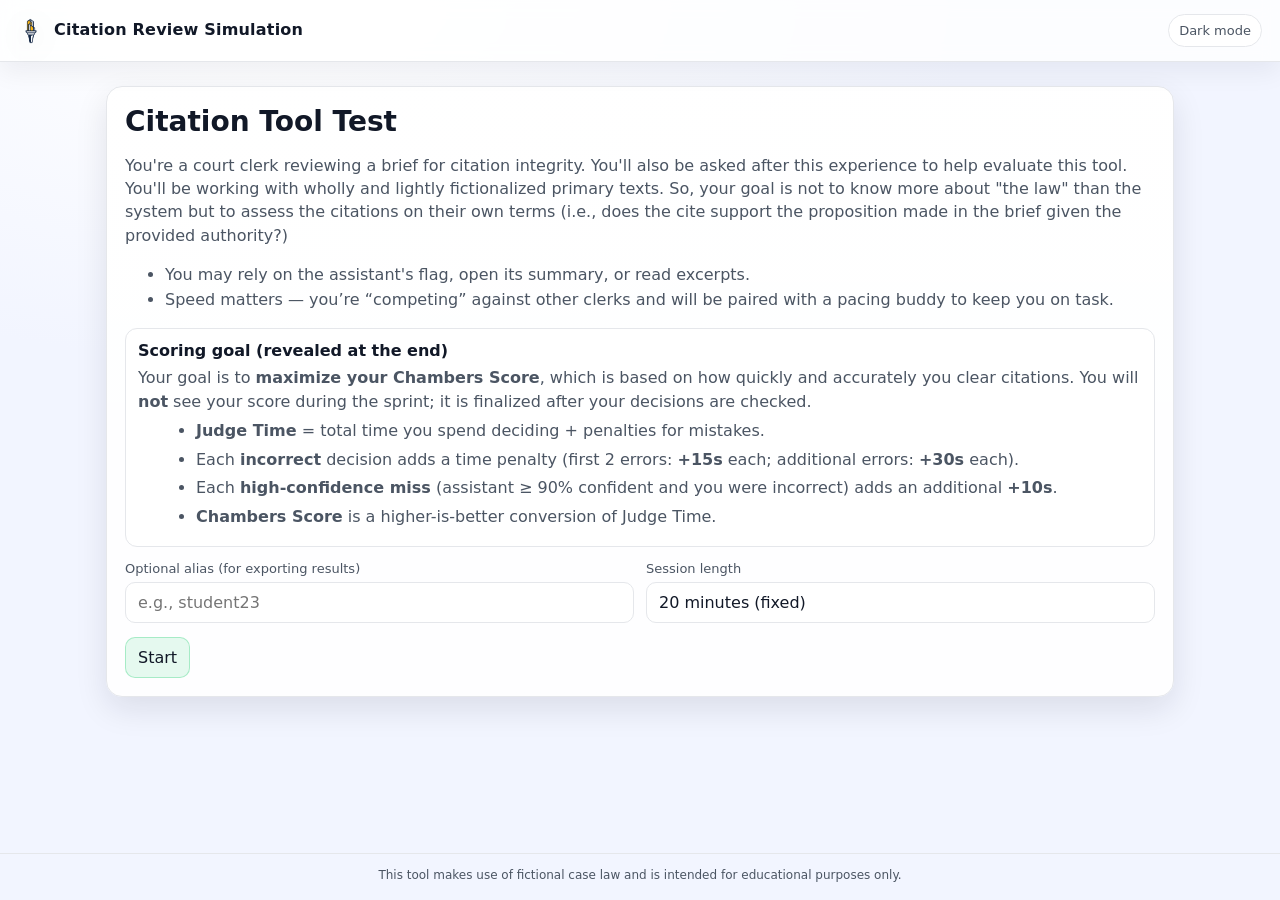
<file: index.html>
<!doctype html>
<html lang="en">
<head>
  <meta charset="utf-8" />
  <meta name="viewport" content="width=device-width, initial-scale=1" />
  <title>Citation Tool Test</title>
  <link rel="stylesheet" href="styles.css" />
</head>
<body>
  <div id="app">
    <header class="topbar">
      <div class="brand">
        <div class="brand-mark">
          <img class="logo logo-light" src="lit-lab-torch.png" alt="" aria-hidden="true" />
          <img class="logo logo-dark" src="lit-lab-torch-inverted.png" alt="" aria-hidden="true" />
          <div class="brand-text">
            <div class="brand-title">Citation Review Simulation</div>
            <div class="brand-subtitle"></div>
          </div>
        </div>
      </div>
      <div class="topbar-right">
        <div class="pill" id="countdownPill">Judge review in: <span id="countdown">20:00</span></div>
        <div class="pill" id="progressPill">Reviewed: <span id="reviewedCount">0</span>/<span id="totalCount">0</span></div>
        <button id="themeToggle" class="pill pill-button" type="button" aria-label="Toggle dark mode">Dark mode</button>
      </div>
    </header>

    <!-- Short start animation -->
    <div id="rivalFinder" class="overlay" style="display:none;" aria-hidden="true">
      <div class="overlay-card" role="status" aria-live="polite">
        <div class="spinner" aria-hidden="true"></div>
        <div class="overlay-text">
          <div class="overlay-title">Finding your rival clerk…</div>
          <div class="overlay-sub">Matching pace and workload.</div>
        </div>
      </div>
    </div>

    <!-- Intro -->
    <section id="screenIntro" class="screen">
      <div class="card">
        <h1>Citation Tool Test</h1>
        <p>
          You're a court clerk reviewing a brief for citation integrity. You'll also be asked after this experience to help evaluate this tool. You'll be working with wholly and lightly fictionalized primary texts. So, your goal is not to know more about "the law" than the system but to assess the citations on their own terms (i.e., does the cite support the proposition made in the brief given the provided authority?)
        </p>
        <ul>
          <li>You may rely on the assistant's flag, open its summary, or read excerpts.</li>
          <li>Speed matters — you’re “competing” against other clerks and will be paired with a pacing buddy to keep you on task.</li>
        </ul>

        <div class="callout" style="margin:12px 0 14px 0;">
          <div class="callout-title">Scoring goal (revealed at the end)</div>
          <p>
            Your goal is to <strong>maximize your Chambers Score</strong>, which is based on how quickly and accurately you clear citations.
            You will <strong>not</strong> see your score during the sprint; it is finalized after your decisions are checked.
          </p>
          <ul>
            <li><strong>Judge Time</strong> = total time you spend deciding + penalties for mistakes.</li>
            <li>Each <strong>incorrect</strong> decision adds a time penalty (first 2 errors: <strong>+15s</strong> each; additional errors: <strong>+30s</strong> each).</li>
            <li>Each <strong>high-confidence miss</strong> (assistant ≥ 90% confident and you were incorrect) adds an additional <strong>+10s</strong>.</li>
            <li><strong>Chambers Score</strong> is a higher-is-better conversion of Judge Time.</li>
          </ul>
        </div>

        <div class="grid2">
          <div>
            <label for="alias">Optional alias (for exporting results)</label>
            <input id="alias" type="text" placeholder="e.g., student23" maxlength="40" />
          </div>
          <div>
            <label>Session length</label>
            <input type="text" value="20 minutes (fixed)" disabled />
          </div>
        </div>

        <div class="actions">
          <button id="btnStart" class="primary">Start</button>
          <button id="btnResume" class="ghost" style="display:none;">Resume session</button>
          <button id="btnReset" class="danger ghost" style="display:none;">Restart session</button>
        </div>
</div>
    </section>

    <!-- Main -->
    <section id="screenMain" class="screen" style="display:none;">
      <div class="layout">
        <main class="maincol">
          <div class="card brief">
            <div class="kicker">Current citation check</div>

            <div class="field">
              <div class="label">The brief contained the following:</div>
              <div class="value quote" id="pinpointQuote">—</div>
            </div>

            <div class="field">
              <div class="label">Proposition</div>
              <div class="value" id="propText"></div>
            </div>

            <div class="field">
              <div class="label">Citation</div>
              <div class="value mono" id="citeText"></div>
            </div>

            <div class="divider"></div>

            <div class="assistant">
              <div class="assistant-header">
                <div class="assistant-title">Assistant</div>
                <div class="flagline">
                  <span class="flag" id="assistFlag">—</span>
                  <span class="conf">Confidence: <span id="assistConf">—</span></span>
                </div>
              </div>

              <div class="confbar">
                <div class="confbar-fill" id="confFill" style="width:0%"></div>
              </div>

              <div class="assist-actions">
                <button class="chip" id="btnToggleSummary">Summary</button>
                <button class="chip" id="btnToggleMeta">Authority details</button>
<button class="chip" id="btnToggleFull">Full excerpt</button>
              </div>

              <div class="assist-panel" id="panelSummary" style="display:none;">
                <div class="panel-title">Automated summary</div>
                <div class="panel-body" id="assistSummary"></div>
              </div>

              <div class="assist-panel" id="panelMeta" style="display:none;">
                <div class="panel-title">Authority details</div>
                <div class="panel-body" id="assistMeta"></div>
              </div>


              <div class="assist-panel" id="panelFull" style="display:none;">
                <div class="panel-title">Full excerpt</div>
                <div class="panel-meta" id="assistFullMeta"></div>
                <div class="panel-body quote" id="assistFull"></div>
              </div>
            </div>

            <div class="divider"></div>

            <div class="decision">
              <button id="btnAllow" class="primary">Allow citation</button>
              <button id="btnReject" class="danger">Reject citation</button>
              <button id="btnSkip" class="ghost">Skip (counts as “allow”)</button>
            </div>

            <div class="hint" id="phaseHint"></div>
          </div>
        </main>

        <aside class="sidecol">
          <div class="card rival">
            <div class="kicker">Rival clerk</div>
            <div class="rival-row">
              <div>Rival reviewed</div>
              <div><strong><span id="rivalReviewed">0</span></strong></div>
            </div>
            <div class="rival-row">
              <div>You reviewed</div>
              <div><strong><span id="youReviewed">0</span></strong></div>
            </div>

            <div class="rival-gap" id="gapText">—</div>
            <div class="rivalbar">
              <div class="rivalbar-you" id="rivalBarYou" style="width:0%"></div>
              <div class="rivalbar-them" id="rivalBarThem" style="width:0%"></div>
            </div>

            <div class="small">
              Tip: You can dig deeper using the buttons, but it takes time.
            </div>
          </div>

          <div class="card mini">
            <div class="kicker">What’s being measured</div>
            <ul class="small">
              <li>Speed & accuracy</li>
                            <li>Whether you override the assistant</li>
            </ul>
          </div>
        </aside>
      </div>
    </section>

    <!-- Results -->
    <section id="screenResults" class="screen" style="display:none;">
      <div class="card">
        <h1>Results</h1>

        <p>Please take a moment to download your results (the JSON file) then <a href="https://docs.google.com/forms/d/e/1FAIpQLScuQPa227vM1npQy3A1KkAMzFfHqtxx0ypELHABxLlU8U0zRA/viewform?usp=publish-editor" target="_blank">upload them here</a>.</p>
        <div class="actions">
          <button id="btnDownload" class="primary">Download results (JSON)</button>
          <button id="btnCopy" class="ghost">Copy results to clipboard</button>
          <button id="btnRestart" class="danger ghost">Start over</button>
        </div>

        <div class="divider"></div>

        <div id="scoreSummary" class="callout" style="margin:10px 0 14px 0;"></div>

        <div class="grid3">
          <div class="stat">
            <div class="stat-label">Your accuracy</div>
            <div class="stat-value" id="statAccuracy">—</div>
          </div>
          <div class="stat">
            <div class="stat-label">Avg time / item</div>
            <div class="stat-value" id="statAvgTime">—</div>
          </div>
          <div class="stat">
            <div class="stat-label">Flag-only decisions</div>
            <div class="stat-value" id="statFlagOnly">—</div>
          </div>
        </div>

        <div class="divider"></div>

        <h2>Assessment</h2>
        <div id="biasAssessment" class="callout"></div>
        <div id="biasNarrative" class="small" style="margin-top:10px;"></div>

        <h2>By phase</h2>
        <div id="phaseTable"></div>

        <div id="phaseShifts" class="small" style="margin-top:10px;"></div>

        <div class="divider"></div>

        <h2>Replay: a few misses</h2>
        <div id="replayList"></div>

        <div class="divider"></div>

        <h2>Learn more</h2>
        <ul class="refs" id="learnMore">
          <li><a href="https://cset.georgetown.edu/publication/ai-safety-and-automation-bias/" target="_blank">AI Safety and Automation Bias: The Downside of Human-in-the-Loop</a>  "Automation bias is a critical issue for artificial intelligence deployment. It can cause otherwise knowledgeable users to make crucial and even obvious errors. Organizational, technical, and educational leaders can mitigate these biases through training, design, and processes. This paper explores automation bias and ways to mitigate it through three case studies: Tesla’s autopilot incidents, aviation incidents at Boeing and Airbus, and Army and Navy air defense incidents."</li>
          <li><a href="https://pmc.ncbi.nlm.nih.gov/articles/PMC3240751/" target="_blank" rel="noopener">Automation bias: a systematic review of frequency, effect mediators, and mitigators</a> "Automation bias (AB)—the tendency to over-rely on automation—has been studied in various academic fields. Clinical decision support systems (CDSS) aim to benefit the clinical decision-making process. Although most research shows overall improved performance with use, there is often a failure to recognize the new errors that CDSS can introduce. With a focus on healthcare, a systematic review of the literature from a variety of research fields has been carried out, assessing the frequency and severity of AB, the effect mediators, and interventions potentially mitigating this effect. This is discussed alongside automation-induced complacency, or insufficient monitoring of automation output. A mix of subject specific and freetext terms around the themes of automation, human–automation interaction, and task performance and error were used to search article databases"</li>
          <li><a href="https://www.oneusefulthing.org/p/centaurs-and-cyborgs-on-the-jagged" target="_blank" rel="noopener">Centaurs and Cyborgs on the Jagged Frontier</a> "... AI is weird. No one actually knows the full range of capabilities of the most advanced Large Language Models, like GPT-4. No one really knows the best ways to use them, or the conditions under which they fail. There is no instruction manual. On some tasks AI is immensely powerful, and on others it fails completely or subtly. And, unless you use AI a lot, you won’t know which is which..."</li>
          <li><a href="https://pubmed.ncbi.nlm.nih.gov/25401381/" target="_blank" rel="noopener">Algorithm aversion: people erroneously avoid algorithms after seeing them err </a> "Research shows that evidence-based algorithms more accurately predict the future than do human forecasters. Yet when forecasters are deciding whether to use a human forecaster or a statistical algorithm, they often choose the human forecaster. This phenomenon, which we call algorithm aversion, is costly, and it is important to understand its causes. We show that people are especially averse to algorithmic forecasters after seeing them perform, even when they see them outperform a human forecaster. This is because people more quickly lose confidence in algorithmic than human forecasters after seeing them make the same mistake. In 5 studies, participants either saw an algorithm make forecasts, a human make forecasts, both, or neither. They then decided whether to tie their incentives to the future predictions of the algorithm or the human. Participants who saw the algorithm perform were less confident in it, and less likely to choose it over an inferior human forecaster. This was true even among those who saw the algorithm outperform the human."</li>
        </ul>
        <h2>Note on this tool's creation</h2>
        <p>
          This tool was created with the assistance of OpenAI's GPT 5.2. Prompting was used to create 20 successivly better versions, the last of which was edited manually. The case law, briefs, citations, and assistant outputs are all wholly or lightly fictionalized, a task that was only possible thanks to the GPT.  
        </p>

</div>
    </section>
  </div>

  <script src="app.js"></script>

  <footer class="site-footer">This tool makes use of fictional case law and is intended for educational purposes only.</footer>
</body>
</html>
</file>
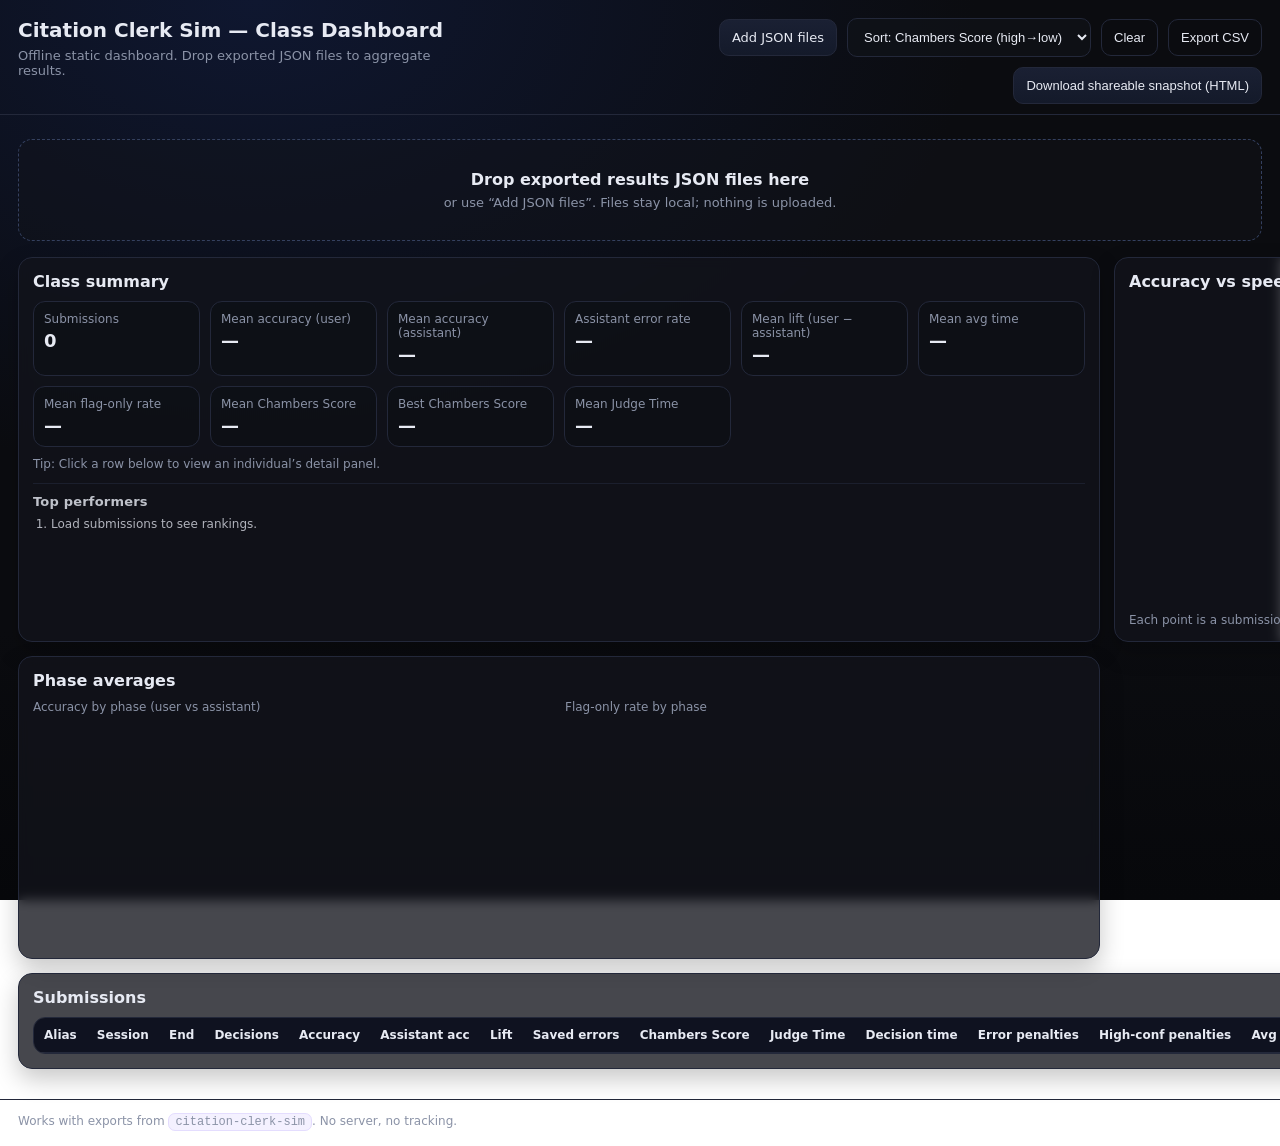
<file: dashboard/index.html>
<!DOCTYPE html>

<html lang="en">
<head>
<meta charset="utf-8"/>
<meta content="width=device-width,initial-scale=1" name="viewport"/>
<title>Citation Clerk Sim — Class Dashboard</title>
<link href="styles.css" rel="stylesheet"/>
</head>
<body>
<header>
<div class="title">
<h1>Citation Clerk Sim — Class Dashboard</h1>
<p class="sub">Offline static dashboard. Drop exported JSON files to aggregate results.</p>
</div>
<div class="actions">
<label class="btn">
<input accept="application/json" id="fileInput" multiple="" type="file"/>
        Add JSON files
      </label>
<select class="select" id="sortBy"><option selected="selected" value="score_desc">Sort: Chambers Score (high→low)</option><option value="accuracy_desc">Sort: User accuracy (high→low)</option><option value="lift_desc">Sort: Lift (high→low)</option><option value="alias_asc">Sort: Alias (A→Z)</option></select><button class="btn secondary" id="btnClear" type="button">Clear</button>
<button class="btn secondary" id="btnExportCSV" type="button">Export CSV</button>
<button class="btn" id="btnSnapshot" type="button">Download shareable snapshot (HTML)</button>
</div>
</header>
<main>
<section aria-label="Drop JSON files here" class="dropzone" id="dropZone">
<div class="drop-inner">
<div class="drop-big">Drop exported results JSON files here</div>
<div class="drop-small">or use “Add JSON files”. Files stay local; nothing is uploaded.</div>
</div>
</section>
<section class="grid">
<div class="card">
<h2>Class summary</h2>
<div class="kpis">
<div class="kpi"><div class="kpiLabel">Submissions</div><div class="kpiValue" id="kpiN">0</div></div>
<div class="kpi"><div class="kpiLabel">Mean accuracy (user)</div><div class="kpiValue" id="kpiAcc">—</div></div>
<div class="kpi"><div class="kpiLabel">Mean accuracy (assistant)</div><div class="kpiValue" id="kpiAsstAcc">—</div></div>
<div class="kpi"><div class="kpiLabel">Assistant error rate</div><div class="kpiValue" id="kpiAsstErr">—</div></div>
<div class="kpi"><div class="kpiLabel">Mean lift (user − assistant)</div><div class="kpiValue" id="kpiLift">—</div></div>
<div class="kpi"><div class="kpiLabel">Mean avg time</div><div class="kpiValue" id="kpiRt">—</div></div>
<div class="kpi"><div class="kpiLabel">Mean flag-only rate</div><div class="kpiValue" id="kpiFO">—</div></div>
<div class="kpi"><div class="kpiLabel">Mean Chambers Score</div><div class="kpiValue" id="kpiScoreMean">—</div></div><div class="kpi"><div class="kpiLabel">Best Chambers Score</div><div class="kpiValue" id="kpiScoreBest">—</div></div><div class="kpi"><div class="kpiLabel">Mean Judge Time</div><div class="kpiValue" id="kpiJudgeMean">—</div></div></div>
<div class="note">
          Tip: Click a row below to view an individual’s detail panel.
        </div><div class="topbox"><h3>Top performers</h3><ol class="toplist" id="topList"></ol></div>
</div>
<div class="card">
<h2>Accuracy vs speed</h2>
<canvas height="300" id="chartScatter" width="560"></canvas>
<div class="legend">
          Each point is a submission: x = avg time per cite (s), y = accuracy (%).
        </div>
</div>
<div class="card">
<h2>Phase averages</h2>
<div class="phaseCharts">
<div>
<div class="smallTitle">Accuracy by phase (user vs assistant)</div>
<canvas height="220" id="chartAccPhase" width="520"></canvas>
</div>
<div>
<div class="smallTitle">Flag-only rate by phase</div>
<canvas height="220" id="chartFOPHase" width="520"></canvas>
</div>
</div>
</div>
<div class="card wide">
<h2>Submissions</h2>
<div class="tableWrap">
<table id="subTable">
<thead>
<tr>
<th>Alias</th>
<th>Session</th>
<th>End</th>
<th>Decisions</th>
<th>Accuracy</th>
<th>Assistant acc</th>
<th>Lift</th>
<th>Saved errors</th><th>Chambers Score</th><th>Judge Time</th><th>Decision time</th><th>Error penalties</th><th>High-conf penalties</th>
<th>Avg time</th>
<th>Flag-only</th>
<th>Verify rate</th>
<th>P1 acc</th>
<th>P2 acc</th>
<th>P3 acc</th>
</tr>
</thead>
<tbody></tbody>
</table>
</div>
</div>
<div class="card wide" id="detailCard" style="display:none;">
<div class="detailHeader">
<h2 id="detailTitle">Details</h2>
<button class="btn secondary" id="btnCloseDetail" type="button">Close</button>
</div>
<div class="detailGrid">
<div class="detailKPIs">
<div class="kpi"><div class="kpiLabel">Accuracy (user)</div><div class="kpiValue" id="dAcc">—</div></div>
<div class="kpi"><div class="kpiLabel">Accuracy (assistant)</div><div class="kpiValue" id="dAsstAcc">—</div></div>
<div class="kpi"><div class="kpiLabel">Lift (user − assistant)</div><div class="kpiValue" id="dLift">—</div></div>
<div class="kpi"><div class="kpiLabel">Saved errors</div><div class="kpiValue" id="dSaved">—</div></div><div class="kpi"><div class="kpiLabel">Chambers Score</div><div class="kpiValue" id="dScore">—</div></div><div class="kpi"><div class="kpiLabel">Judge Time</div><div class="kpiValue" id="dJudgeTime">—</div></div><div class="kpi"><div class="kpiLabel">Decision time</div><div class="kpiValue" id="dDecTime">—</div></div><div class="kpi"><div class="kpiLabel">Error penalties</div><div class="kpiValue" id="dErrPen">—</div></div><div class="kpi"><div class="kpiLabel">High-conf penalties</div><div class="kpiValue" id="dHcPen">—</div></div>
<div class="kpi"><div class="kpiLabel">Avg time</div><div class="kpiValue" id="dRt">—</div></div>
<div class="kpi"><div class="kpiLabel">Flag-only</div><div class="kpiValue" id="dFO">—</div></div>
<div class="kpi"><div class="kpiLabel">Verify rate</div><div class="kpiValue" id="dVR">—</div></div>
<div class="kpi"><div class="kpiLabel">Override rate</div><div class="kpiValue" id="dOR">—</div></div>
<div class="kpi"><div class="kpiLabel">High-conf misses</div><div class="kpiValue" id="dHCM">—</div></div>
</div>
<div class="detailCharts">
<div class="smallTitle">Running accuracy (window=5)</div>
<canvas height="220" id="chartRunAcc" width="900"></canvas>
<div class="smallTitle" style="margin-top:12px;">Decision timeline (flag-only vs verified)</div>
<canvas height="180" id="chartTimeline" width="900"></canvas>
</div>
</div>
<div class="detailBottom">
<h3>Top misses (by assistant confidence)</h3>
<div class="missGrid" id="detailMisses"></div>
</div>
</div>
</section>
</main>
<footer>
<div class="foot">
      Works with exports from <code>citation-clerk-sim</code>. No server, no tracking.
    </div>
</footer>
<script src="dashboard.js"></script>
</body>
</html>
</file>
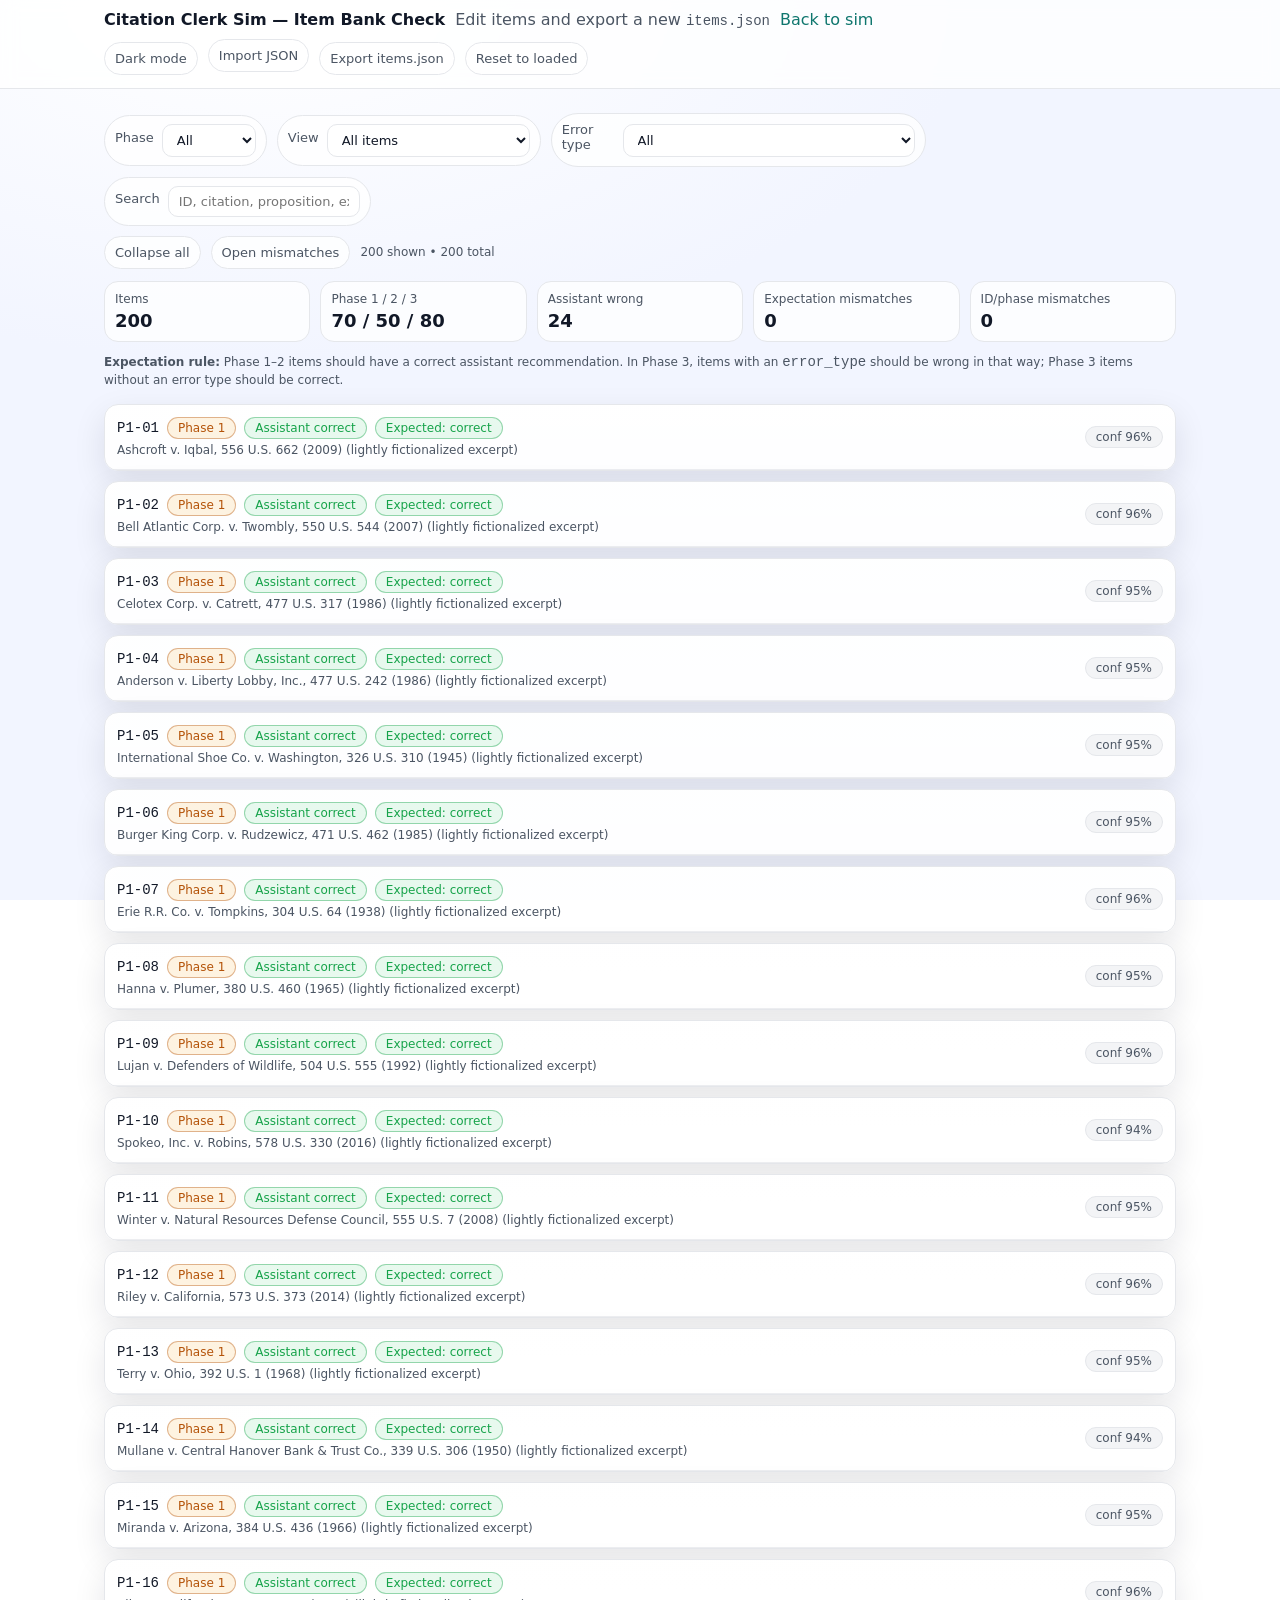
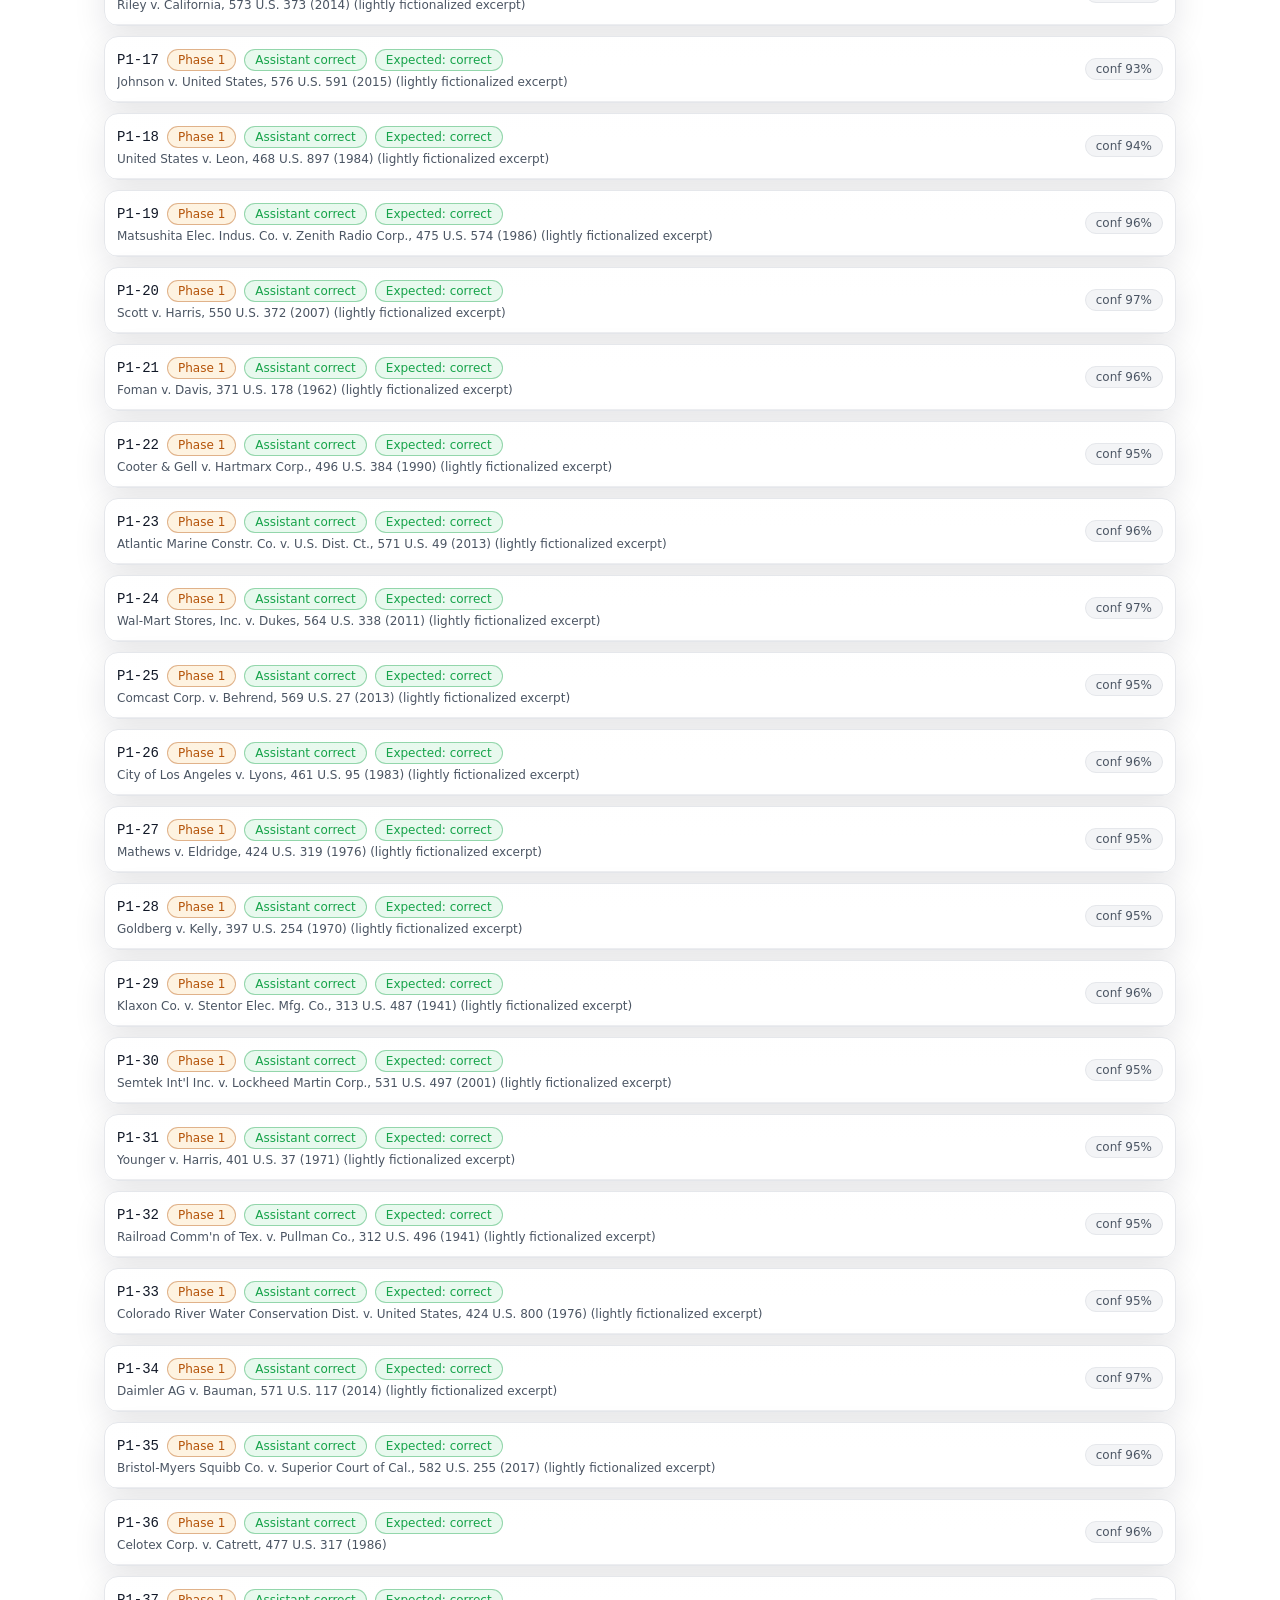
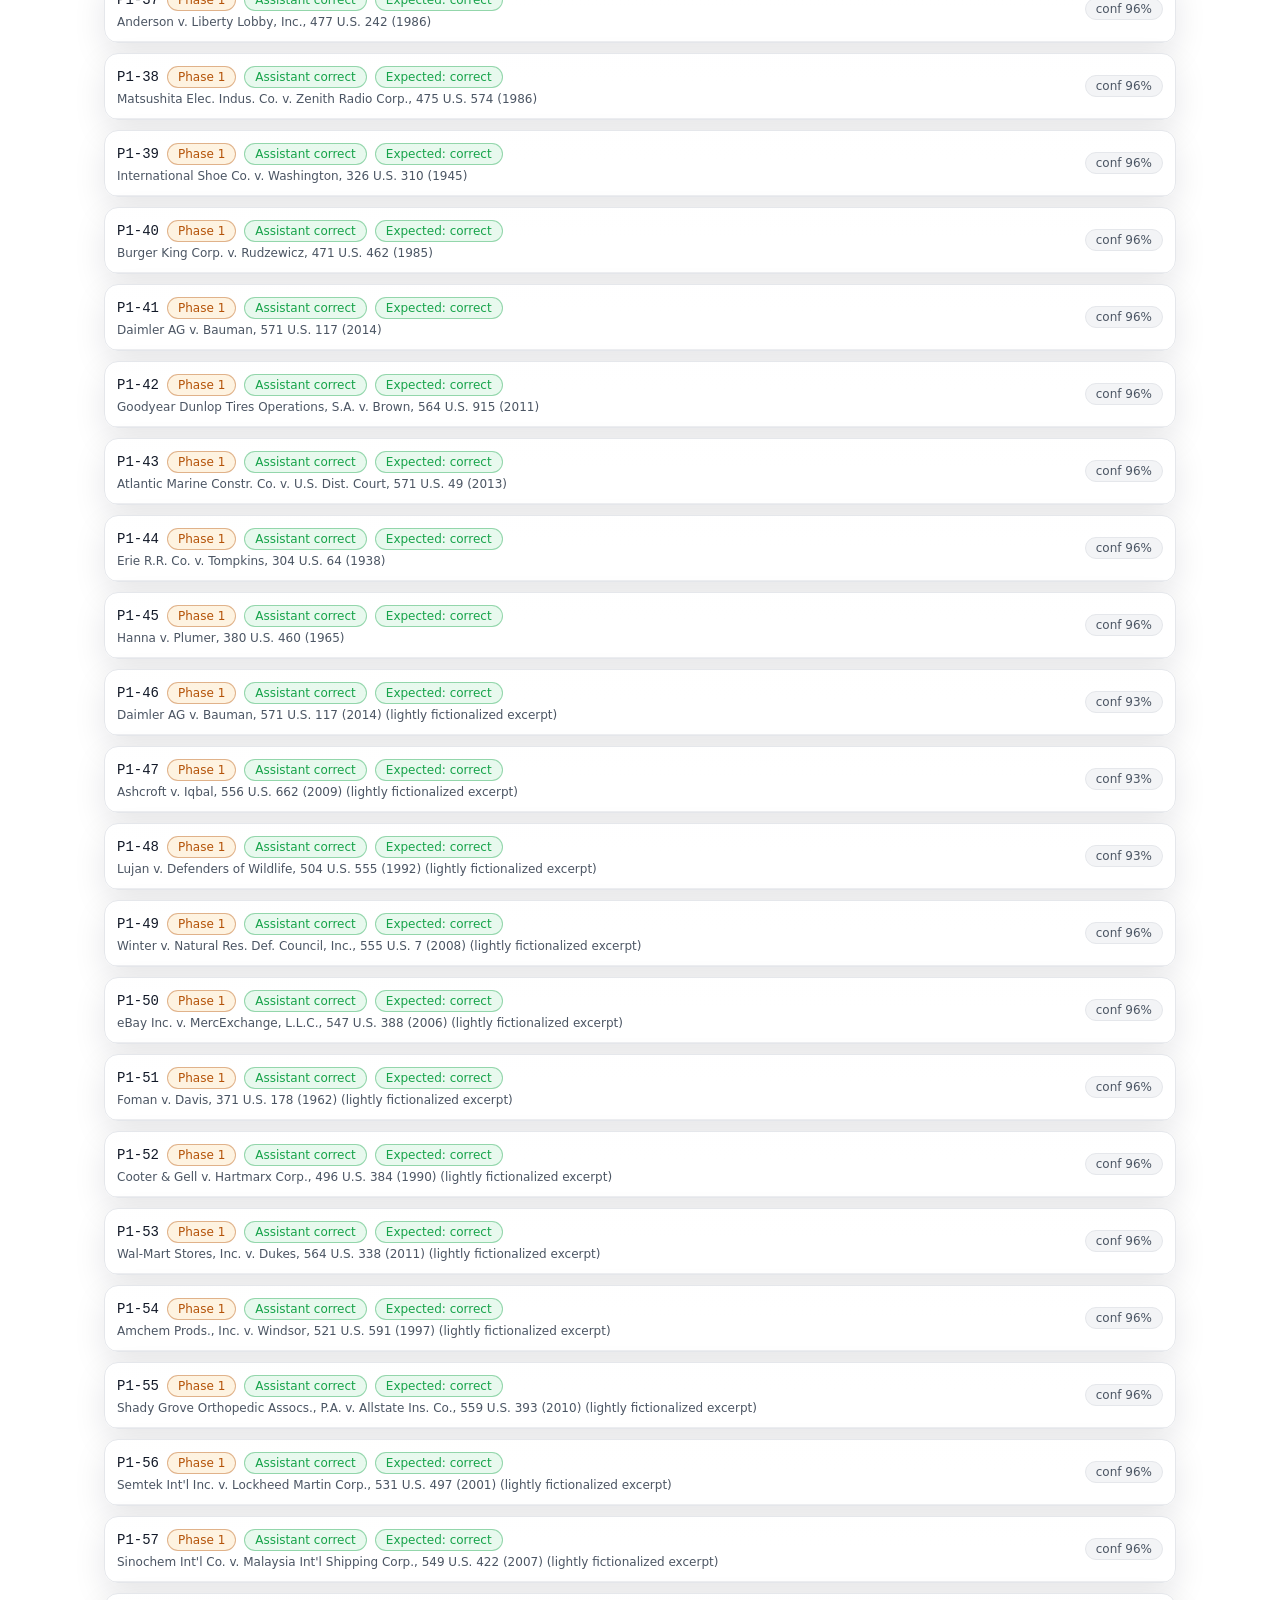
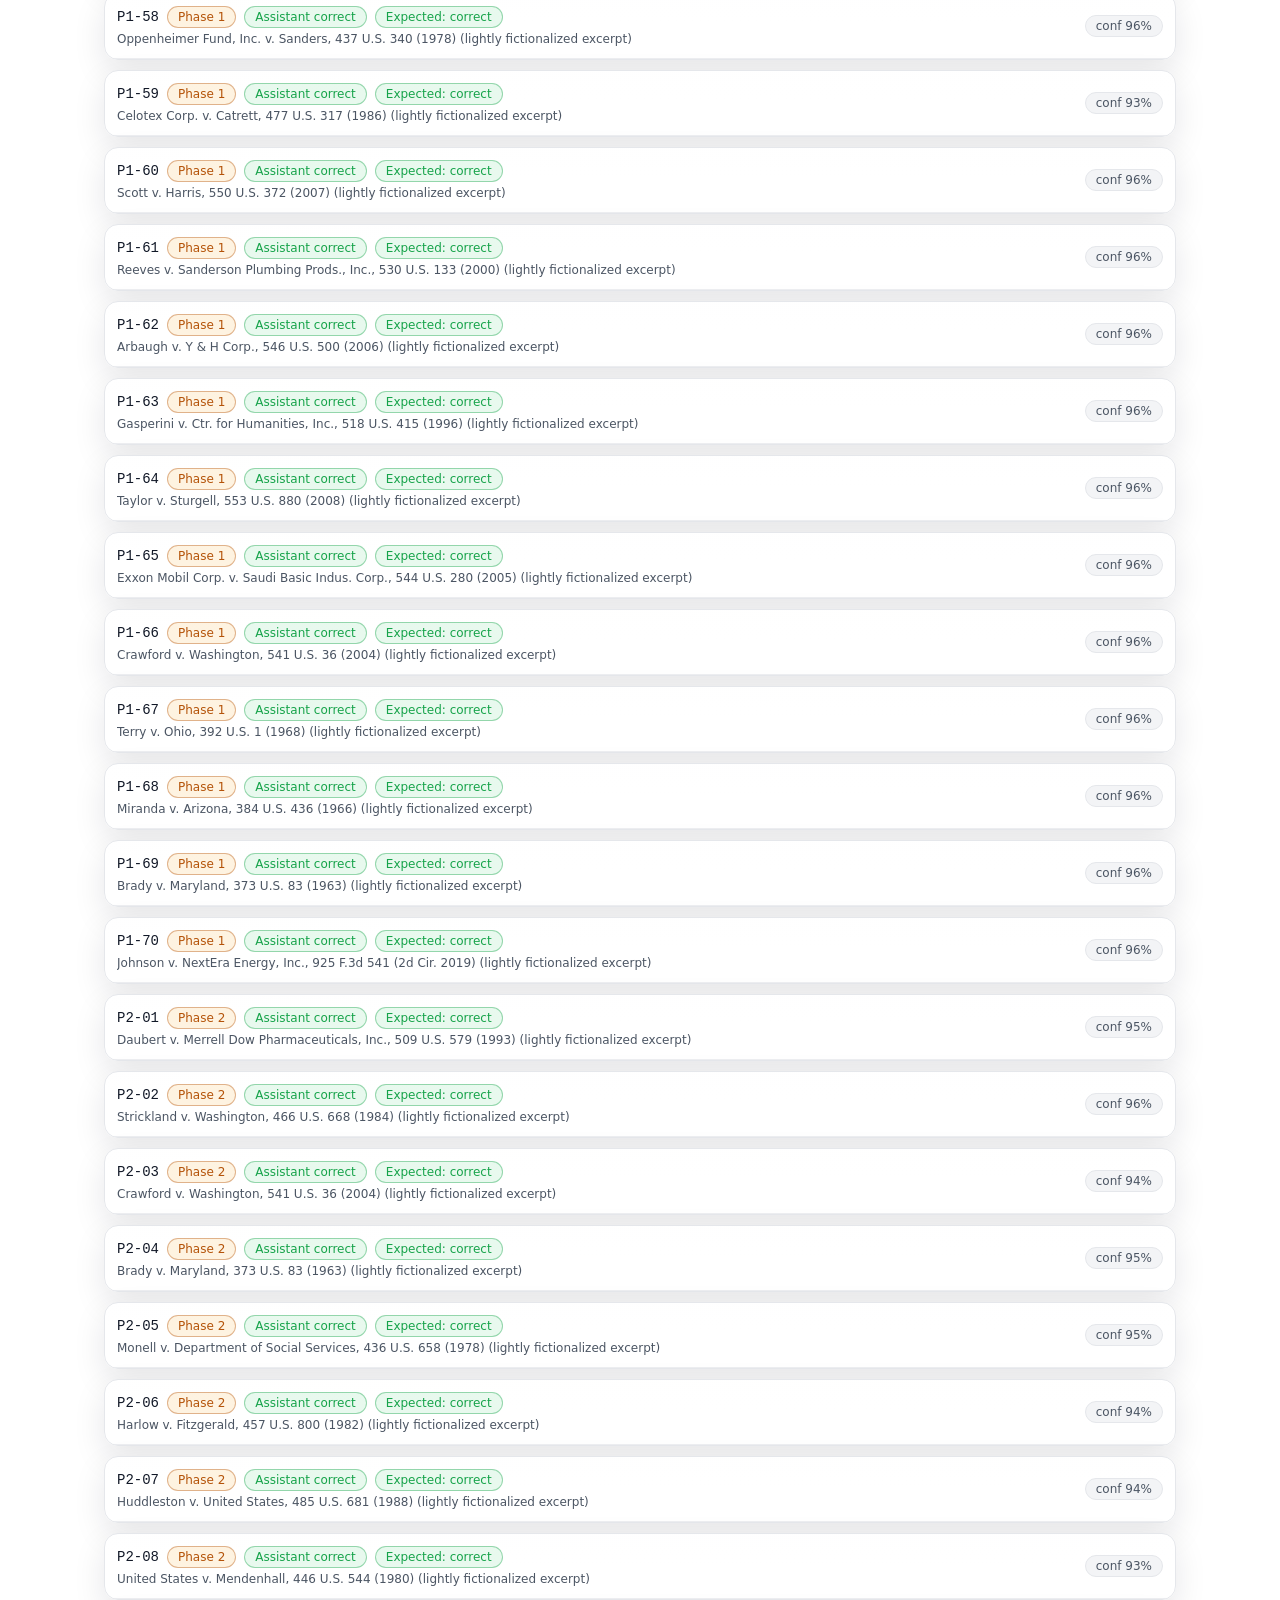
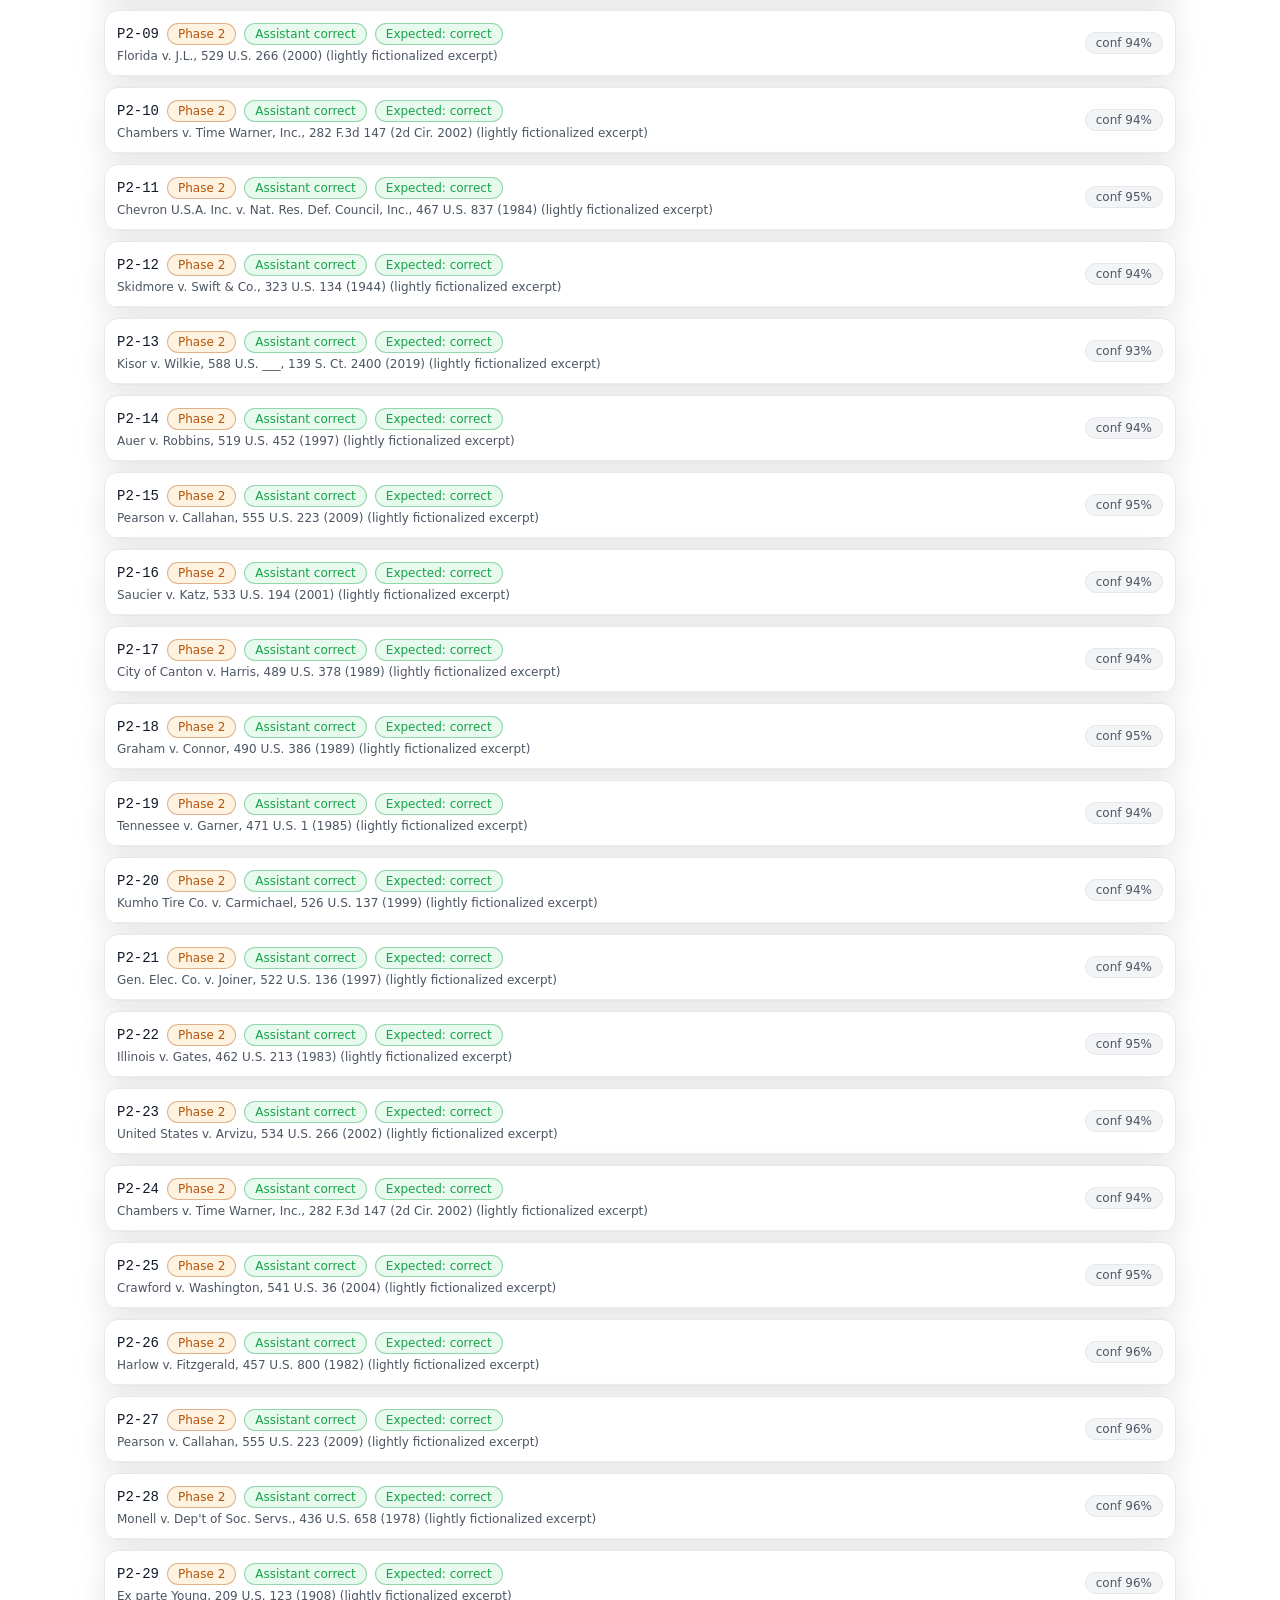
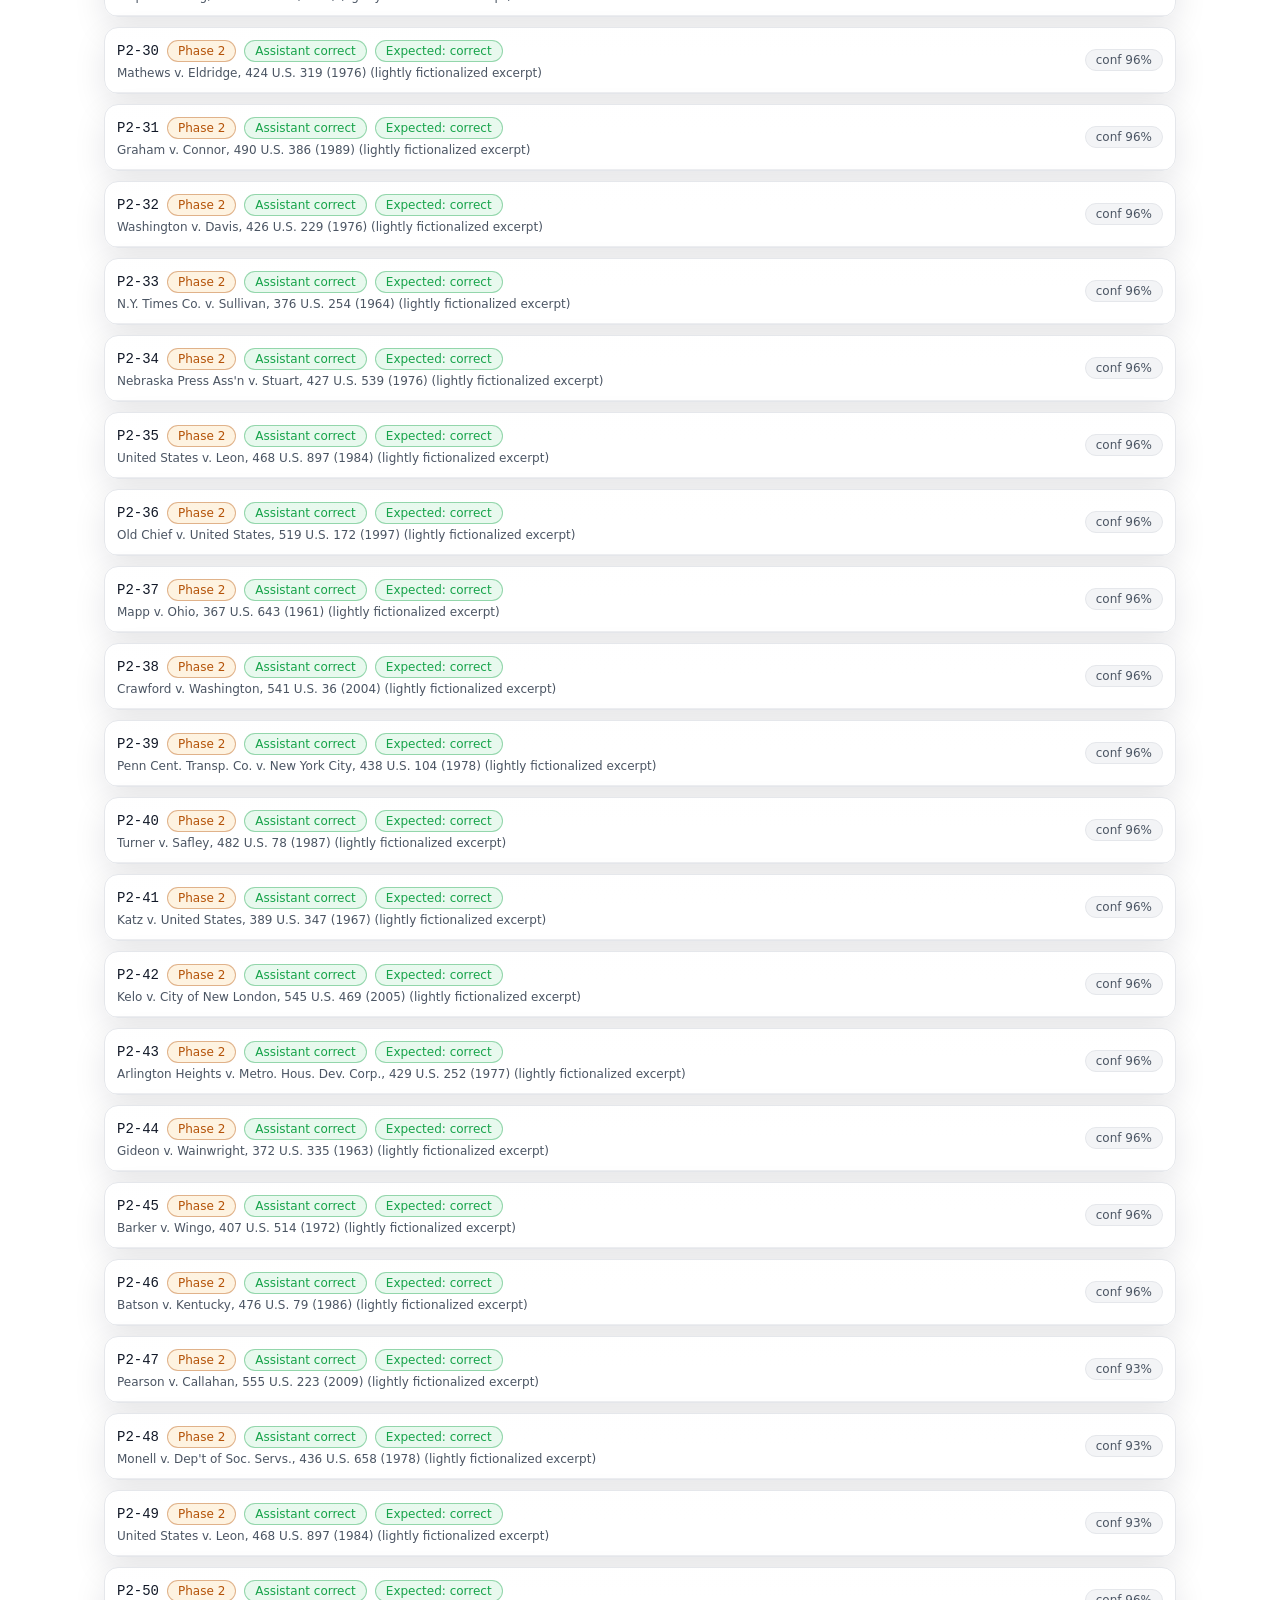
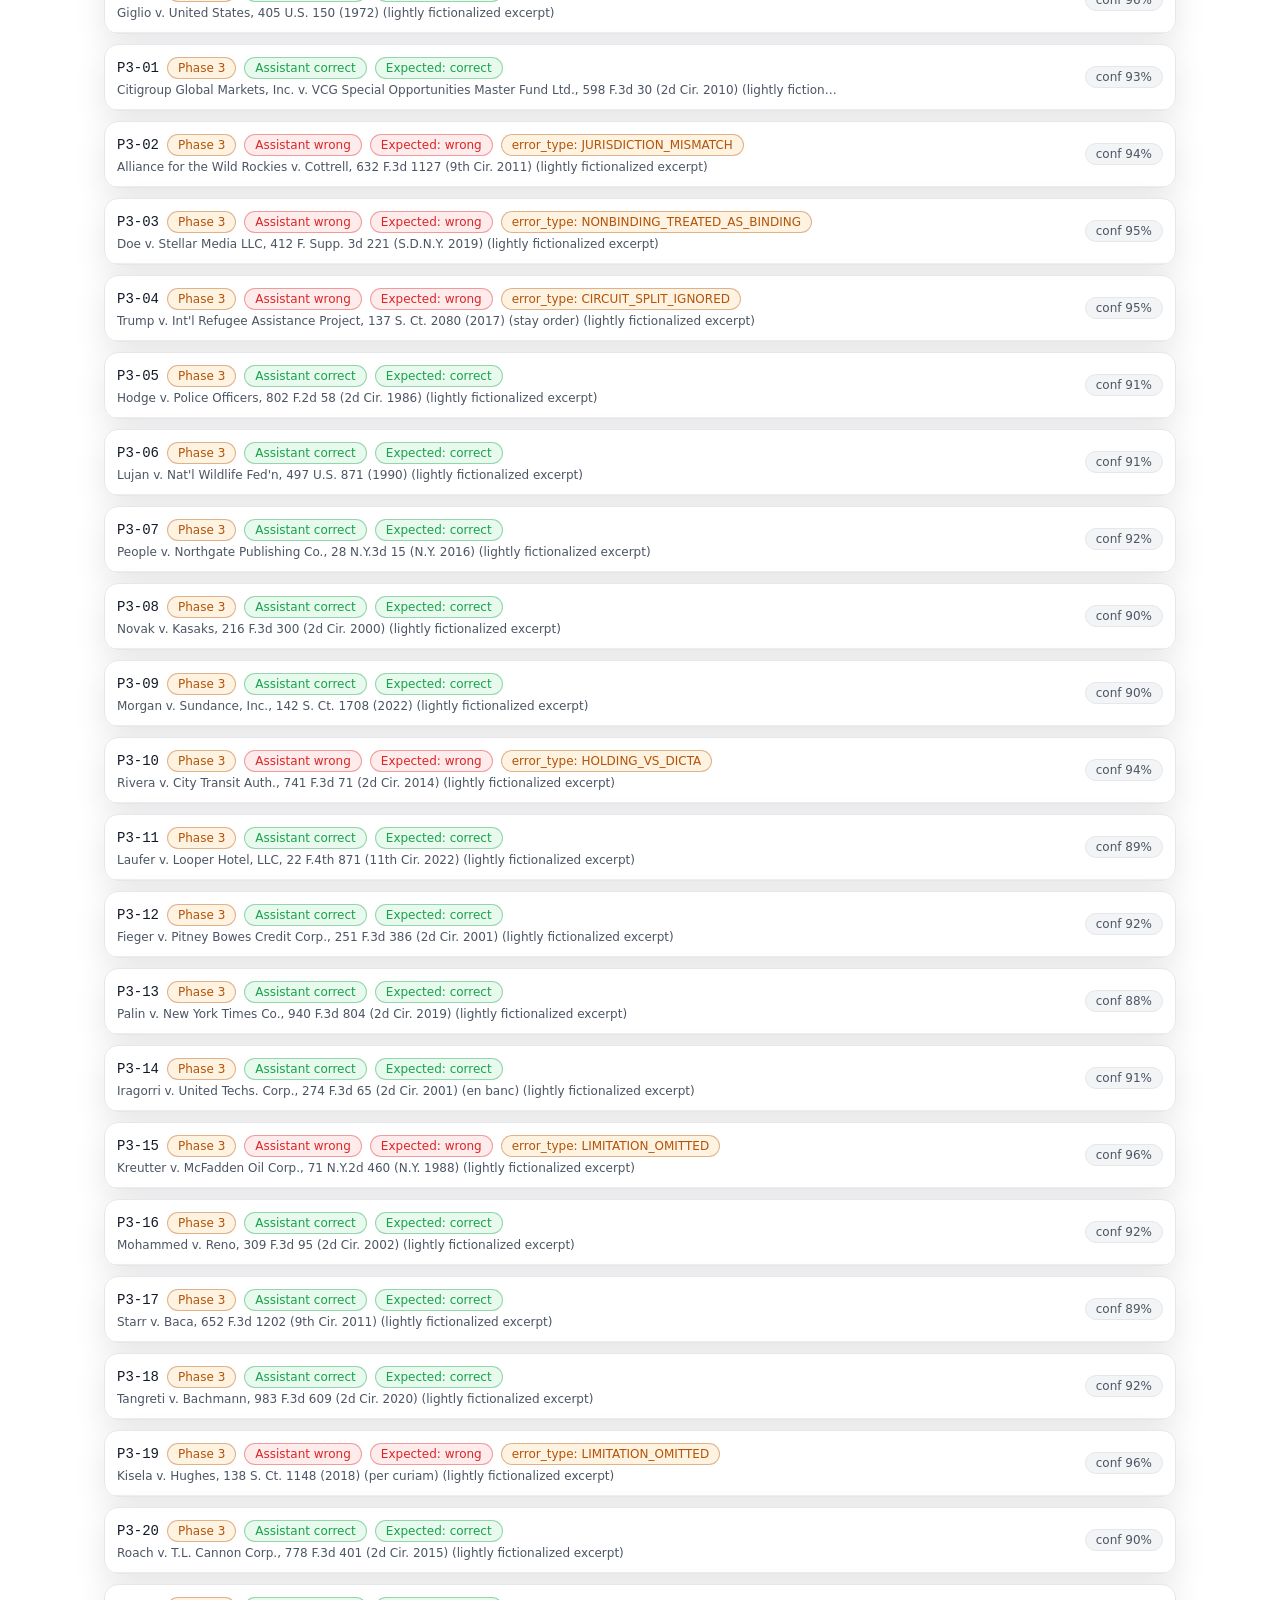
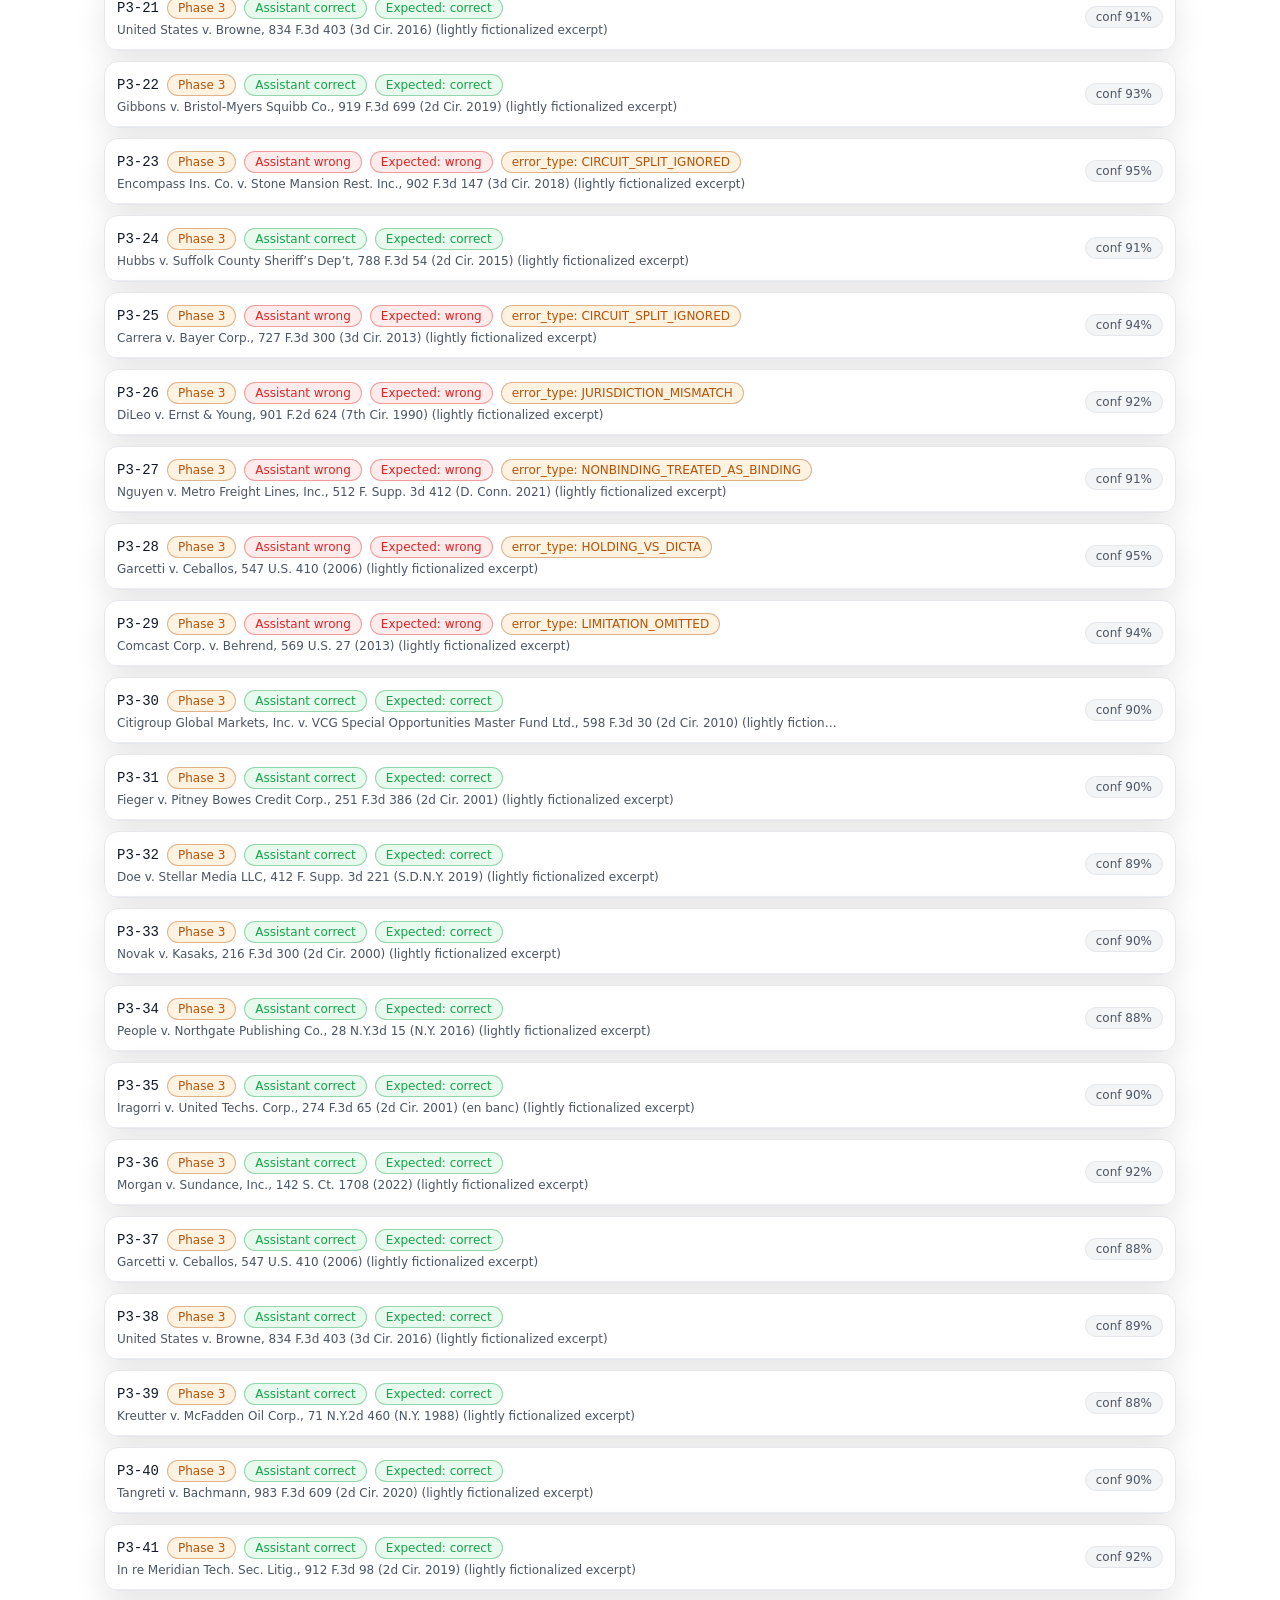
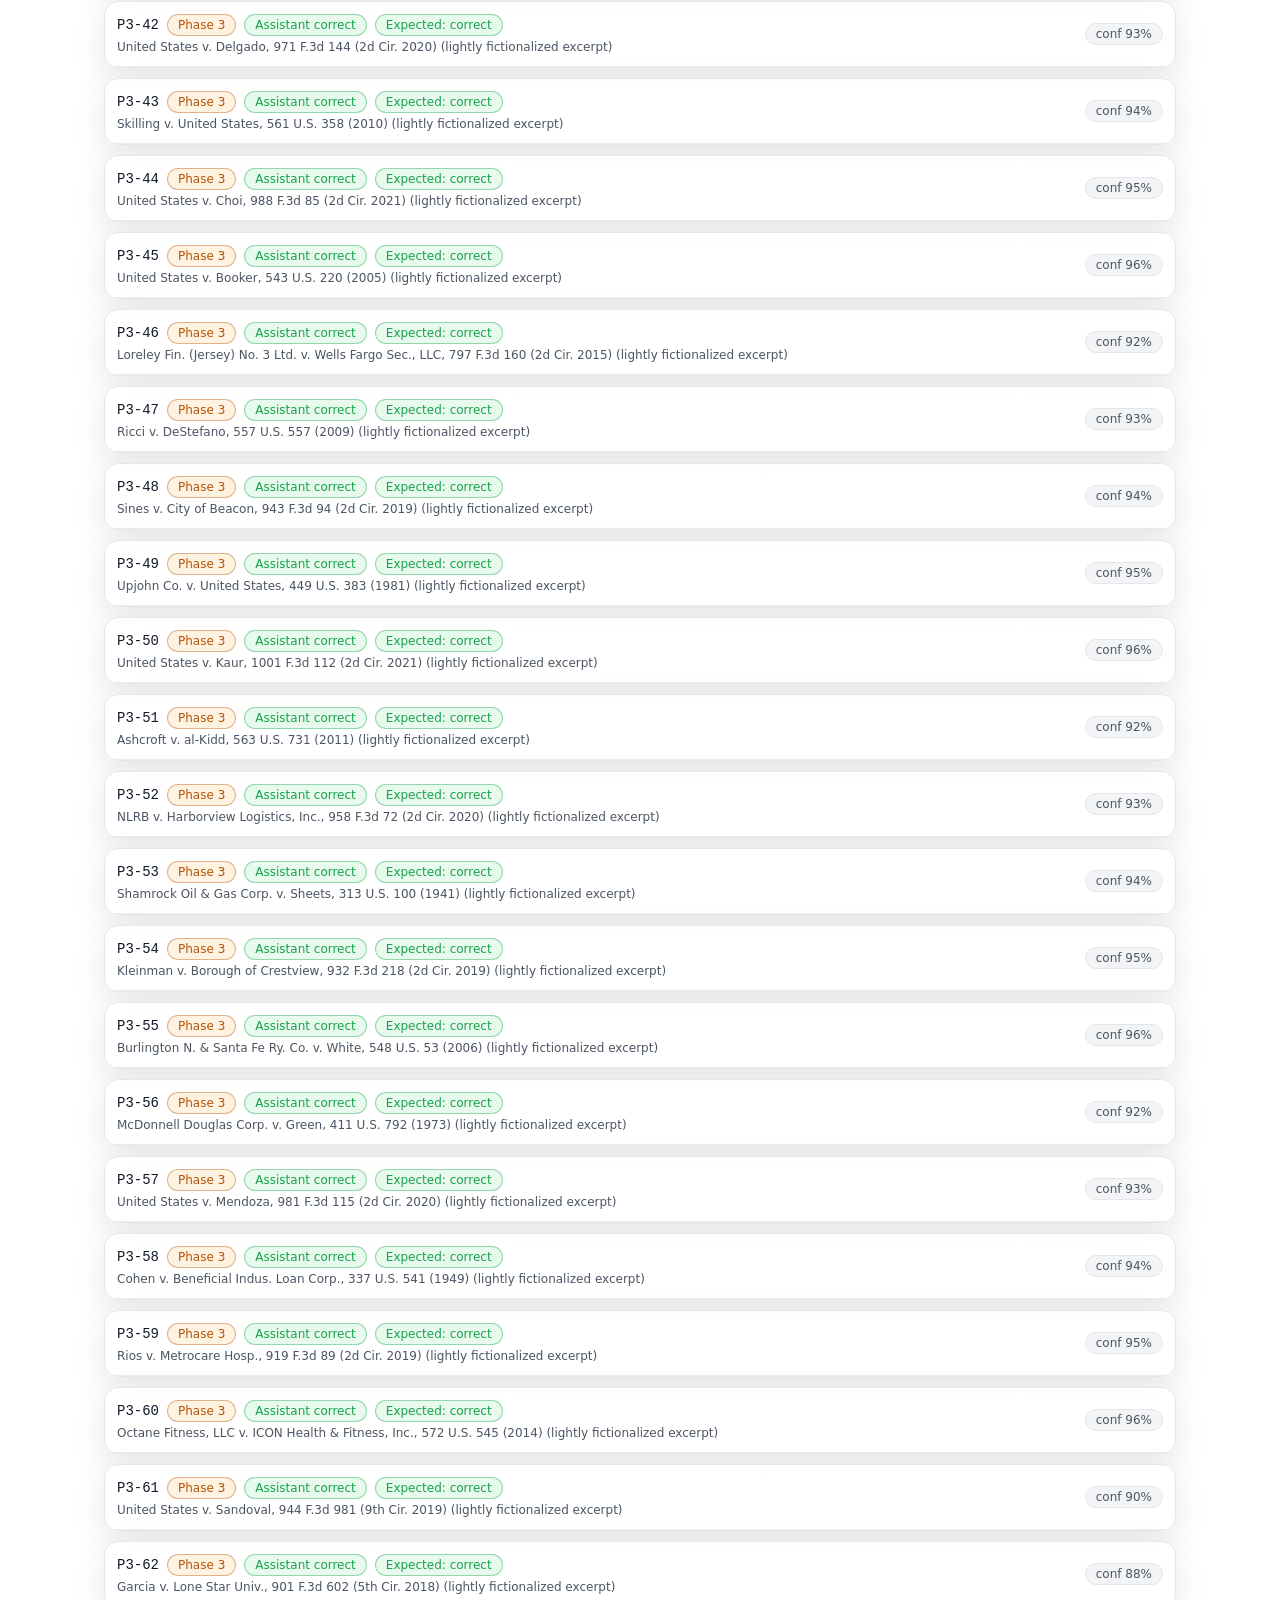
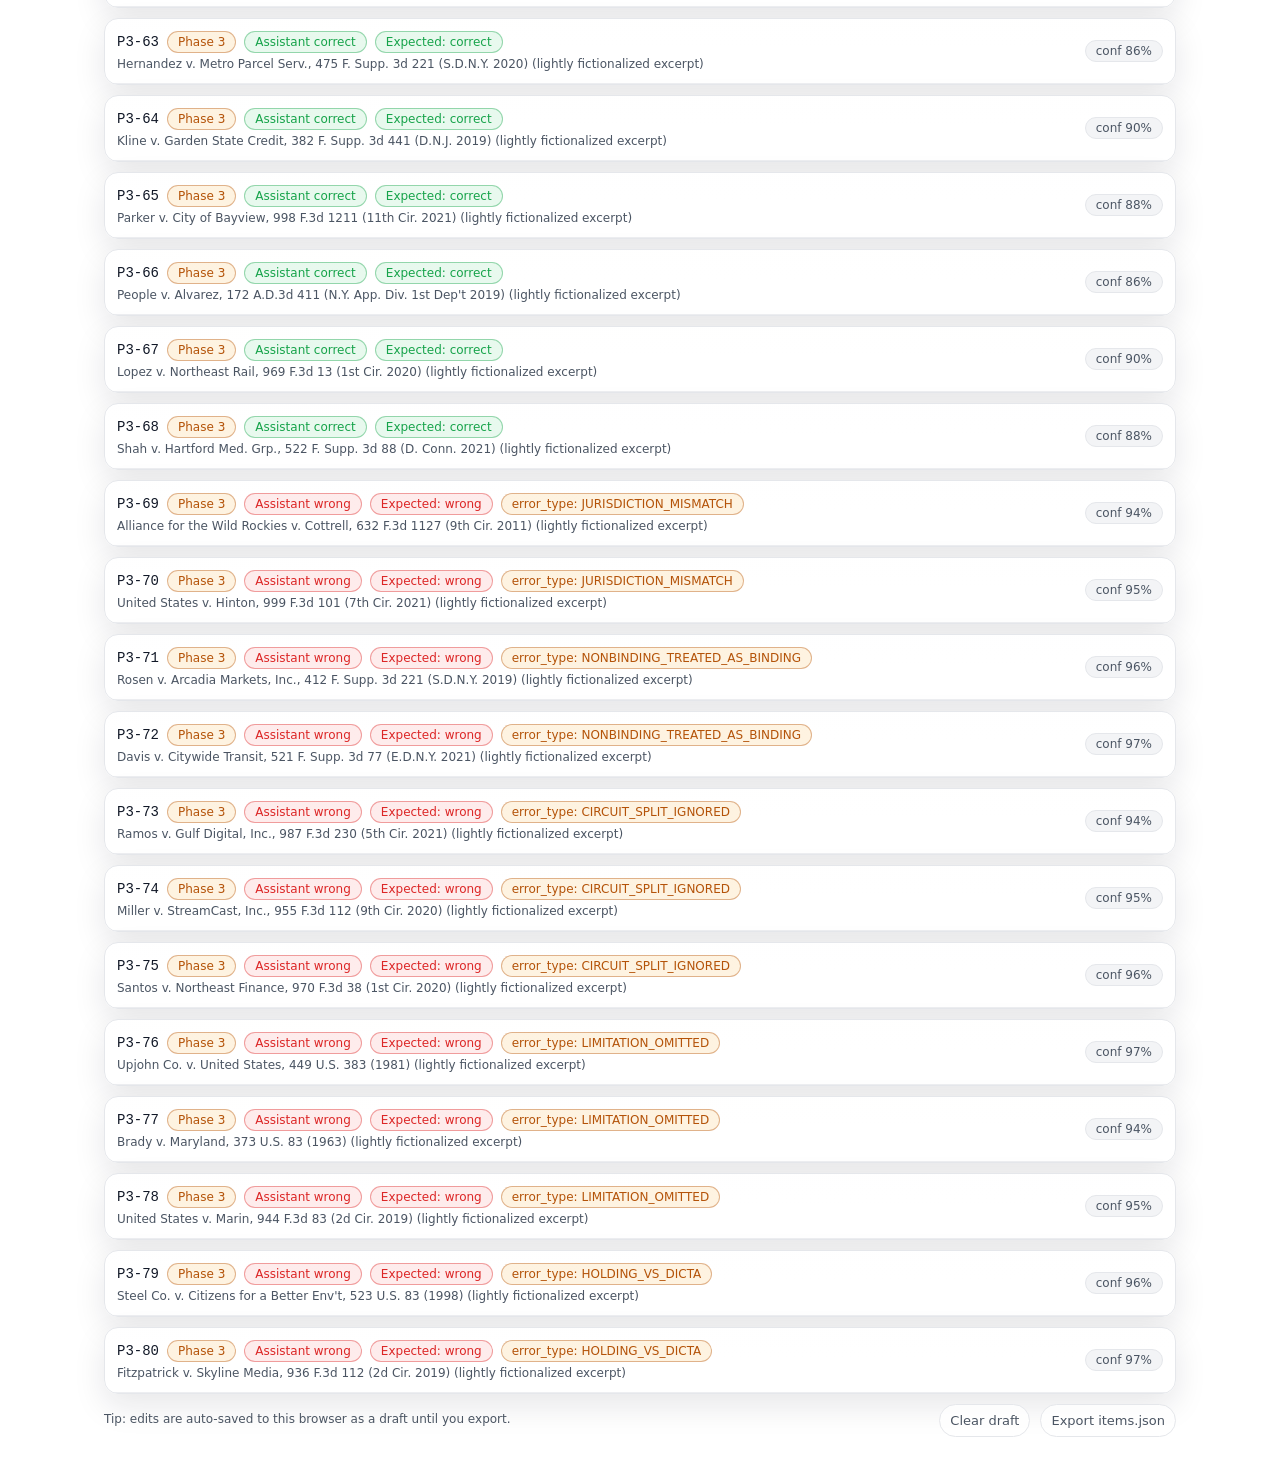
<file: check.html>
<!doctype html>
<html lang="en">
<head>
  <meta charset="utf-8" />
  <meta name="viewport" content="width=device-width,initial-scale=1" />
  <title>Citation Clerk Sim — Item Bank Check</title>
  <link rel="stylesheet" href="styles.css" />
  <style>
    /* Extra styles for the instructor editor */
    .wrap{max-width:1100px;margin:0 auto;padding:14px 14px 28px 14px;}
    .topbar-aux{display:flex;gap:10px;flex-wrap:wrap;align-items:center;justify-content:space-between;margin-top:10px}
    .controls{display:flex;gap:10px;flex-wrap:wrap;align-items:center}
    .controls .pill{display:flex;gap:8px;align-items:center;padding:8px 10px;border-radius:999px;background:var(--pillBg);border:1px solid var(--line);color:var(--muted)}
    .controls select,.controls input[type="text"],.controls input[type="number"]{
      border:1px solid var(--line); background:var(--inputBg); border-radius:10px; padding:7px 10px; color:var(--text);
    }
    .controls label{font-size:13px;color:var(--muted)}
    .btnRow{display:flex;gap:10px;flex-wrap:wrap;align-items:center}
    .banner{
      margin-top:12px;
      border:1px solid rgba(180,83,9,0.35);
      background:rgba(255,237,213,0.55);
      padding:10px 12px;border-radius:12px;color:#7c2d12;
      display:none;
      align-items:center;justify-content:space-between;gap:10px;
    }
    html[data-theme="dark"] .banner{
      background:rgba(120,53,15,0.25);
      color:#ffd7a3;
      border-color:rgba(180,83,9,0.35);
    }
    .summaryGrid{display:grid;grid-template-columns:repeat(5,minmax(0,1fr));gap:10px;margin-top:12px}
    .sumCard{border:1px solid var(--line);border-radius:14px;background:var(--panelBg);padding:10px}
    .sumLabel{font-size:12px;color:var(--muted)}
    .sumVal{font-size:18px;font-weight:750;margin-top:4px}
    .list{margin-top:14px;display:flex;flex-direction:column;gap:10px}
    details.item{
      border:1px solid var(--line);
      border-radius:14px;
      background:linear-gradient(180deg,var(--cardGradTop),var(--cardGradBottom));
      box-shadow: var(--shadow);
      overflow:hidden;
    }
    details.item summary{
      list-style:none;
      cursor:pointer;
      display:flex;justify-content:space-between;align-items:center;gap:10px;
      padding:12px 12px;
      border-bottom:1px solid rgba(229,231,235,0.7);
    }
    details.item summary::-webkit-details-marker{display:none}
    .hdrLeft{display:flex;flex-direction:column;gap:4px;min-width:0}
    .hdrTitle{display:flex;align-items:center;gap:8px;flex-wrap:wrap}
    .mono{font-family:ui-monospace,SFMono-Regular,Menlo,Monaco,Consolas,"Liberation Mono","Courier New",monospace;}
    .badges{display:flex;gap:6px;flex-wrap:wrap}
    .badge{
      display:inline-flex;align-items:center;gap:6px;
      font-size:12px;padding:3px 10px;border-radius:999px;
      border:1px solid var(--line); background:var(--chip);
      color:var(--muted);
    }
    .badge.good{border-color:rgba(22,163,74,0.40); color:var(--good); background:rgba(34,197,94,0.10)}
    .badge.bad{border-color:rgba(220,38,38,0.40); color:var(--bad); background:rgba(239,68,68,0.10)}
    .badge.warn{border-color:rgba(180,83,9,0.40); color:var(--warn); background:rgba(245,158,11,0.12)}
    .hdrSub{color:var(--muted);font-size:12px;white-space:nowrap;overflow:hidden;text-overflow:ellipsis;max-width:720px}
    .body{padding:12px}
    .grid2{display:grid;grid-template-columns:1fr 1fr;gap:12px}
    .panel{
      border:1px solid var(--line);
      border-radius:14px;
      background:var(--panelBg);
      padding:10px;
    }
    .panel h3{margin:0 0 10px 0;font-size:14px}
    .field{display:flex;flex-direction:column;gap:6px;margin:8px 0}
    .field .k{font-size:12px;color:var(--muted)}
    .field input[type="text"], .field input[type="number"], .field textarea, .field select{
      width:100%;
      border:1px solid var(--line);
      border-radius:12px;
      background:var(--inputBg);
      color:var(--text);
      padding:8px 10px;
      font-size:13px;
      line-height:1.35;
    }
    .field textarea{min-height:70px;resize:vertical}
    .row{display:flex;gap:10px;align-items:center}
    .row > *{flex:1}
    .small{font-size:12px;color:var(--muted)}
    .footerRow{display:flex;justify-content:space-between;align-items:center;gap:10px;margin-top:10px}
    .muted{color:var(--muted)}
    .stickyTop{
      position:sticky;top:0;z-index:20;
      background:var(--topbarBg);backdrop-filter: blur(8px);
      border-bottom:1px solid var(--line);
    }
    .stickyInner{max-width:1100px;margin:0 auto;padding:10px 14px;display:flex;justify-content:space-between;align-items:center;gap:10px;flex-wrap:wrap}
    .stickyInner .left{display:flex;align-items:center;gap:10px;flex-wrap:wrap}
    .stickyInner .right{display:flex;align-items:center;gap:10px;flex-wrap:wrap}
    .linklike{color:var(--accent);text-decoration:none}
    .linklike:hover{text-decoration:underline}
    @media (max-width: 980px){
      .summaryGrid{grid-template-columns:repeat(2,minmax(0,1fr))}
      .grid2{grid-template-columns:1fr}
      .hdrSub{max-width:420px}
    }
  </style>
</head>
<body>
  <div class="stickyTop">
    <div class="stickyInner">
      <div class="left">
        <strong>Citation Clerk Sim — Item Bank Check</strong>
        <span class="muted">Edit items and export a new <span class="mono">items.json</span></span>
        <a class="linklike" href="index.html">Back to sim</a>
      </div>
      <div class="right">
        <button id="btnTheme" class="pill pill-button" type="button">Dark mode</button>
        <label class="pill">
          <input id="fileInput" type="file" accept="application/json" style="display:none" />
          <span>Import JSON</span>
        </label>
        <button id="btnExport" class="pill pill-button" type="button">Export items.json</button>
        <button id="btnReset" class="pill pill-button" type="button">Reset to loaded</button>
      </div>
    </div>
  </div>

  <div class="wrap">
    <div id="draftBanner" class="banner">
      <div>
        <strong>Draft found</strong>
        <span class="small">This browser has an unsaved edits draft from a previous session.</span>
      </div>
      <div class="btnRow">
        <button id="btnRestore" class="pill pill-button" type="button">Restore draft</button>
        <button id="btnDismiss" class="pill pill-button" type="button">Dismiss</button>
      </div>
    </div>

    <div class="topbar-aux">
      <div class="controls">
        <span class="pill"><label for="phaseSel">Phase</label><select id="phaseSel">
          <option value="all">All</option>
          <option value="1">Phase 1</option>
          <option value="2">Phase 2</option>
          <option value="3">Phase 3</option>
        </select></span>

        <span class="pill"><label for="viewSel">View</label><select id="viewSel">
          <option value="all">All items</option>
          <option value="mismatch">Expectation mismatches</option>
          <option value="assistant_wrong">Assistant wrong</option>
          <option value="assistant_correct">Assistant correct</option>
        </select></span>

        <span class="pill"><label for="errSel">Error type</label><select id="errSel">
          <option value="all">All</option>
        </select></span>

        <span class="pill"><label for="searchBox">Search</label>
          <input id="searchBox" type="text" placeholder="ID, citation, proposition, excerpt…" />
        </span>
      </div>

      <div class="btnRow">
        <button id="btnCollapse" class="pill pill-button" type="button">Collapse all</button>
        <button id="btnExpandMismatch" class="pill pill-button" type="button">Open mismatches</button>
        <span class="small muted" id="statusText">Loading…</span>
      </div>
    </div>

    <div class="summaryGrid">
      <div class="sumCard"><div class="sumLabel">Items</div><div id="sumItems" class="sumVal">—</div></div>
      <div class="sumCard"><div class="sumLabel">Phase 1 / 2 / 3</div><div id="sumPhases" class="sumVal">—</div></div>
      <div class="sumCard"><div class="sumLabel">Assistant wrong</div><div id="sumWrong" class="sumVal">—</div></div>
      <div class="sumCard"><div class="sumLabel">Expectation mismatches</div><div id="sumMismatch" class="sumVal">—</div></div>
      <div class="sumCard"><div class="sumLabel">ID/phase mismatches</div><div id="sumIdPhase" class="sumVal">—</div></div>
    </div>

    <div class="small" style="margin-top:10px;">
      <strong>Expectation rule:</strong> Phase 1–2 items should have a correct assistant recommendation. In Phase 3, items with an <span class="mono">error_type</span> should be wrong in that way; Phase 3 items without an error type should be correct.
    </div>

    <div id="list" class="list"></div>

    <div class="footerRow">
      <div class="small muted">
        Tip: edits are auto-saved to this browser as a draft until you export.
      </div>
      <div class="btnRow">
        <button id="btnClearDraft" class="pill pill-button" type="button">Clear draft</button>
        <button id="btnExport2" class="pill pill-button" type="button">Export items.json</button>
      </div>
    </div>
  </div>

  <script src="check.js"></script>
</body>
</html>
</file>
<file: styles.css>
:root{
  /* Light theme (default) */
  --bg:#f6f7fb;
  --panel:#ffffff;
  --card:#ffffff;
  --muted:#4b5563;
  --text:#111827;
  --line:#e5e7eb;
  --good:#16a34a;
  --bad:#dc2626;
  --warn:#b45309;
  --chip:#f3f4f6;
  --chipHover:#e5e7eb;
  --accent:#0f766e;
  --border: var(--line);

  --bgGradient: radial-gradient(1200px 600px at 20% 0%, #ffffff 0%, #f2f5ff 60%);
  --topbarBg: rgba(255,255,255,0.78);
  --pillBg: rgba(255,255,255,0.82);
  --cardGradTop: rgba(255,255,255,0.98);
  --cardGradBottom: rgba(255,255,255,0.92);
  --inputBg: rgba(255,255,255,0.96);
  --btnBg: rgba(255,255,255,0.90);
  --btnBgHover: rgba(243,244,246,0.96);
  --assistantBg: rgba(255,255,255,0.72);
  --panelBg: rgba(255,255,255,0.78);
  --shadow: 0 12px 32px rgba(17,24,39,0.10);
  --quoteBg: rgba(249,250,251,0.96);
  --monoBg: rgba(15,23,42,0.06);
  --trackBg: rgba(15,23,42,0.06);
}

html[data-theme="dark"]{
  --bg:#0b0c10;
  --panel:#11131a;
  --card:#141824;
  --muted:#aab0c0;
  --text:#eef0f6;
  --line:#262b3b;
  --good:#33d17a;
  --bad:#ff5c5c;
  --warn:#ffd23f;
  --chip:#1b2030;
  --chipHover:#232a3f;
  --accent:#5eead4;
  --border: var(--line);

  --bgGradient: radial-gradient(1200px 600px at 20% 0%, #151a2b 0%, #0b0c10 60%);
  --topbarBg: rgba(10,11,16,0.70);
  --pillBg: rgba(20,24,36,0.75);
  --cardGradTop: rgba(20,24,36,0.95);
  --cardGradBottom: rgba(20,24,36,0.75);
  --inputBg: rgba(9,10,15,0.60);
  --btnBg: rgba(9,10,15,0.40);
  --btnBgHover: rgba(9,10,15,0.70);
  --assistantBg: rgba(17,19,26,0.55);
  --panelBg: rgba(9,10,15,0.35);
  --shadow: 0 12px 40px rgba(0,0,0,0.35);
  --quoteBg: rgba(15,18,32,0.45);
  --monoBg: rgba(167,139,250,0.12);
  --trackBg: rgba(255,255,255,0.10);
}
*{box-sizing:border-box}

/* Make sure the background gradient always fills the viewport */
html, body{ height:100%; }
html{
  background: var(--bgGradient);
  background-attachment: fixed;
}
body{
  margin:0;
  min-height:100vh;
  display:flex;
  flex-direction:column;
  font-family: system-ui, -apple-system, Segoe UI, Roboto, Helvetica, Arial, sans-serif;
  background: transparent;
  color:var(--text);
}

#app{ flex:1; }
a{color:inherit}

/* Small but important polish */
button, input, select{ font: inherit; }
button, input, select{
  -webkit-tap-highlight-color: transparent;
}
button{
  transition: background-color .15s ease, border-color .15s ease, transform .05s ease;
}
button:active{ transform: translateY(1px); }
button:focus-visible, input:focus-visible, select:focus-visible{
  outline: 3px solid rgba(15,118,110,0.25);
  outline-offset: 2px;
}
html[data-theme="dark"] button:focus-visible,
html[data-theme="dark"] input:focus-visible,
html[data-theme="dark"] select:focus-visible{
  outline-color: rgba(94,234,212,0.25);
}

.topbar{
  display:flex;
  justify-content:space-between;
  align-items:center;
  padding:14px 18px;
  border-bottom:1px solid var(--line);
  background:var(--topbarBg);
  backdrop-filter: blur(8px);
  -webkit-backdrop-filter: blur(8px);
  box-shadow: 0 10px 26px rgba(17,24,39,0.06);
  position:sticky;
  top:0;
  z-index:10;
}
.brand-mark{display:flex; align-items:center; gap:10px}
.brand-text{display:flex; flex-direction:column}
.logo{width:26px; height:26px; flex:0 0 26px; filter: drop-shadow(0 6px 14px rgba(0,0,0,0.10));}
.logo-dark{display:none}
html[data-theme="dark"] .logo-light{display:none}
html[data-theme="dark"] .logo-dark{display:block}
.brand-title{font-weight:700; letter-spacing:0.2px}
.brand-subtitle{color:var(--muted); font-size:12px; margin-top:2px}
.topbar-right{display:flex; gap:10px; align-items:center}
.pill{
  border:1px solid var(--line);
  background:var(--pillBg);
  padding:8px 10px;
  border-radius:999px;
  font-size:13px;
  color:var(--muted);
}

/* Overlay (used for the short “finding rival clerk” animation) */
.overlay{
  position:fixed;
  inset:0;
  display:flex;
  align-items:center;
  justify-content:center;
  background: rgba(0,0,0,0.32);
  backdrop-filter: blur(8px);
  -webkit-backdrop-filter: blur(8px);
  z-index:1000;
}
.overlay-card{
  width:min(440px, calc(100% - 40px));
  border:1px solid var(--line);
  border-radius:16px;
  background: linear-gradient(180deg, var(--cardGradTop) 0%, var(--cardGradBottom) 100%);
  box-shadow: var(--shadow);
  padding:18px;
  display:flex;
  align-items:center;
  gap:14px;
}
.overlay-text{display:flex; flex-direction:column}
.overlay-title{font-weight:800; letter-spacing:0.1px}
.overlay-sub{color:var(--muted); font-size:13px; margin-top:2px}
.spinner{
  width:26px;
  height:26px;
  border-radius:50%;
  border:3px solid rgba(0,0,0,0.12);
  border-top-color: var(--accent);
  animation: spin 0.9s linear infinite;
}
html[data-theme="dark"] .spinner{ border-color: rgba(255,255,255,0.14); }
@keyframes spin{ to { transform: rotate(360deg); } }
.screen{
  max-width:1100px;
  margin:24px auto;
  padding:0 16px 32px;
}
.card{
  background: linear-gradient(180deg, var(--cardGradTop) 0%, var(--cardGradBottom) 100%);
  border:1px solid var(--line);
  border-radius:16px;
  padding:18px;
  box-shadow: var(--shadow);
}
h1{margin:0 0 10px 0; font-size:28px}
h2{margin:0 0 10px 0; font-size:18px}
p{color:var(--muted); line-height:1.45}
ul{color:var(--muted); line-height:1.55}
label{display:block; color:var(--muted); font-size:13px; margin:0 0 6px}
input, select{
  width:100%;
  padding:10px 12px;
  border-radius:10px;
  border:1px solid var(--line);
  background:var(--inputBg);
  color:var(--text);
}
.actions{display:flex; gap:10px; margin-top:14px; flex-wrap:wrap}
button{
  border:1px solid var(--line);
  background:var(--btnBg);
  color:var(--text);
  padding:10px 12px;
  border-radius:10px;
  cursor:pointer;
}
button:hover{background:var(--btnBgHover)}
button.primary{
  border-color:rgba(51,209,122,0.35);
  background:rgba(51,209,122,0.12);
}
button.primary:hover{background:rgba(51,209,122,0.18)}
button.danger{
  border-color:rgba(255,92,92,0.35);
  background:rgba(255,92,92,0.10);
}
button.danger:hover{background:rgba(255,92,92,0.16)}
button.ghost{background:transparent}
.grid2{display:grid; grid-template-columns: 1fr 1fr; gap:12px}
.grid3{display:grid; grid-template-columns: 1fr 1fr 1fr; gap:12px}
@media (max-width: 820px){
  .grid2,.grid3{grid-template-columns: 1fr}
}
.layout{display:grid; grid-template-columns: 2.3fr 1fr; gap:14px}
@media (max-width: 980px){
  .layout{grid-template-columns: 1fr}
}
.kicker{color:var(--muted); font-size:12px; text-transform:uppercase; letter-spacing:0.12em; margin-bottom:8px}
.field{margin:10px 0}
.label{color:var(--muted); font-size:12px; margin-bottom:6px}
.value{font-size:16px; line-height:1.4}
.mono{font-family: ui-monospace, SFMono-Regular, Menlo, Monaco, Consolas, "Liberation Mono", "Courier New", monospace; font-size:14px}
.divider{height:1px; background:var(--line); margin:14px 0}
.assistant{padding:12px; border:1px solid var(--line); border-radius:12px; background:var(--assistantBg)}
.assistant-header{display:flex; justify-content:space-between; align-items:center; gap:10px}
.assistant-title{font-weight:700}
.flagline{display:flex; gap:10px; align-items:center; flex-wrap:wrap}
.flag{
  padding:6px 10px;
  border-radius:999px;
  font-weight:700;
  font-size:13px;
  border:1px solid var(--line);
}
.flag.good{border-color:rgba(51,209,122,0.35); background:rgba(51,209,122,0.12); color:var(--good)}
.flag.bad{border-color:rgba(255,92,92,0.35); background:rgba(255,92,92,0.10); color:var(--bad)}
.conf{color:var(--muted); font-size:13px}
.confbar{height:10px; border-radius:999px; border:1px solid var(--line); overflow:hidden; margin-top:10px; background: var(--trackBg); }
.confbar-fill{height:100%; background:rgba(255,210,63,0.65)}
.assist-actions{display:flex; gap:8px; margin-top:10px; flex-wrap:wrap}
.chip{
  background:var(--chip);
  border-color:rgba(255,255,255,0.05);
  padding:8px 10px;
  border-radius:999px;
  font-size:13px;
}
.chip:hover{background:var(--chipHover)}
.assist-panel{margin-top:10px; border:1px solid var(--line); border-radius:10px; padding:10px; background:var(--panelBg)}
.panel-title{color:var(--muted); font-size:12px; text-transform:uppercase; letter-spacing:0.12em; margin-bottom:6px}
.panel-body{color:var(--text); line-height:1.45}
.panel-body.quote{font-family: ui-monospace, SFMono-Regular, Menlo, Monaco, Consolas, "Liberation Mono", "Courier New", monospace; font-size:13px; white-space:pre-wrap}
.decision{display:flex; gap:10px; flex-wrap:wrap}
.hint{margin-top:10px; color:var(--muted); font-size:13px}
.sidecol .card{margin-bottom:14px}
.rival-row{display:flex; justify-content:space-between; color:var(--muted); margin:8px 0}
.rival-gap{margin:10px 0; font-weight:700}
.rivalbar{position:relative; height:12px; border:1px solid var(--line); border-radius:999px; overflow:hidden; background:var(--panelBg)}
.rivalbar-you{position:absolute; left:0; top:0; bottom:0; background:rgba(51,209,122,0.55)}
.rivalbar-them{position:absolute; left:0; top:0; bottom:0; background:rgba(255,92,92,0.45)}
.small{font-size:13px; color:var(--muted); line-height:1.45}
.stat{border:1px solid var(--line); border-radius:12px; padding:12px; background:var(--panelBg)}
.stat-label{color:var(--muted); font-size:12px}
.stat-value{font-size:22px; font-weight:800; margin-top:4px}
.table{
  width:100%;
  border-collapse:collapse;
  font-size:14px;
}
.table th, .table td{
  border-bottom:1px solid var(--line);
  padding:10px 8px;
  text-align:left;
}
.badge{
  display:inline-block;
  padding:4px 8px;
  border-radius:999px;
  font-size:12px;
  border:1px solid var(--line);
  color:var(--muted);
}
.badge.good{border-color:rgba(51,209,122,0.35); background:rgba(51,209,122,0.10); color:var(--good)}
.badge.bad{border-color:rgba(255,92,92,0.35); background:rgba(255,92,92,0.08); color:var(--bad)}
.badge.warn{border-color:rgba(180,83,9,0.35); background:rgba(180,83,9,0.10); color:var(--warn)}

.callout{
  border:1px solid var(--line);
  border-radius:12px;
  padding:12px;
  background:var(--panelBg);
}
.callout.good{border-color:rgba(51,209,122,0.35)}
.callout.bad{border-color:rgba(255,92,92,0.35)}
.callout.warn{border-color:rgba(180,83,9,0.35)}
.callout-title{font-weight:800; margin:0 0 6px 0}
.callout p{margin:6px 0; color:var(--muted)}
.callout ul{margin:6px 0 0 18px; color:var(--muted)}
.callout li{margin:4px 0}
.replay{
  border:1px solid var(--line);
  border-radius:12px;
  padding:12px;
  margin:10px 0;
  background:var(--panelBg)
}
.fineprint{margin-top:10px; color:var(--muted)}

.panel-meta{color:var(--muted); font-size:12px; margin-bottom:8px}

.field .value.quote{padding:10px; border:1px solid var(--line); border-radius:12px; background:var(--quoteBg)}

.refs{margin-top:10px; padding-left:18px}
.refs li{margin:6px 0}
.refs a{color:var(--accent); text-decoration:none}
.refs a:hover{text-decoration:underline}

/* Theme toggle button: make it look like other pills */
button.pill{
  padding:8px 10px;
  border-radius:999px;
  background:var(--pillBg);
  color:var(--muted);
  border:1px solid var(--line);
}
button.pill:hover{ background: var(--btnBgHover); }
button.pill:focus{ outline: 2px solid rgba(167,139,250,0.35); outline-offset:2px; }
.pill-button{ cursor:pointer; }

/* Slightly nicer monospace badges */
code{
  background: var(--monoBg);
  padding: 1px 6px;
  border-radius: 8px;
  border: 1px solid rgba(167,139,250,0.20);
}


/* Site footer */
.site-footer{
  border-top: 1px solid var(--border);
  padding: 14px 18px 18px 18px;
  color: var(--muted);
  font-size: 12px;
  text-align: center;
}
</file>
<file: dashboard/styles.css>
/* Minimal, readable styling — no frameworks */
:root{
  --bg:#0b0c10;
  --card:#12141b;
  --muted:#8b93a7;
  --text:#e7eaf3;
  --border:#23283a;
  --accent:#5eead4;
  --accent2:#a78bfa;
}
*{ box-sizing:border-box; }
html,html{
  /* Put the gradient on <html> so it always reaches the bottom */
  background:
    radial-gradient(1200px 800px at 20% 0%, #0f1730 0%, rgba(11,12,16,0) 60%),
    linear-gradient(180deg, #0b0c10 0%, #0b0c10 70%, #07080b 100%);
  background-attachment: fixed;
}
body{
  margin:0;
  font-family: ui-sans-serif, system-ui, -apple-system, Segoe UI, Roboto, Helvetica, Arial, "Apple Color Emoji","Segoe UI Emoji";
  min-height: 100vh;
  display: flex;
  flex-direction: column;
  background: transparent;
  color: var(--text);
}
header{
  display:flex;
  align-items:flex-start;
  justify-content:space-between;
  gap:16px;
  padding:18px 18px 10px 18px;
  border-bottom:1px solid var(--border);
}
.title h1{ margin:0; font-size:20px; }
.sub{ margin:6px 0 0 0; color:var(--muted); font-size:13px; }
.actions{ display:flex; gap:10px; flex-wrap:wrap; align-items:center; justify-content:flex-end; }
.btn{
  display:inline-flex;
  align-items:center;
  gap:8px;
  cursor:pointer;
  border:1px solid var(--border);
  background: linear-gradient(180deg, #1a2033, #141a2a);
  color: var(--text);
  padding:10px 12px;
  border-radius:10px;
  font-size:13px;
}
.btn input{ display:none; }
.btn:hover{ border-color:#34405f; }
.btn:focus-visible{ outline: 2px solid rgba(94,234,212,0.6); outline-offset:2px; }
.btn.secondary{
  background: transparent;
}
main{ flex: 1 0 auto; padding:14px 18px 30px 18px; }
.dropzone{
  border:1px dashed #34405f;
  border-radius:14px;
  padding:16px;
  margin: 10px 0 16px 0;
  background: rgba(18,20,27,0.45);
}
.dropzone.dragover{
  border-color: var(--accent);
  box-shadow: 0 0 0 2px rgba(94,234,212,0.12) inset;
}
.drop-inner{ text-align:center; padding:14px 0; }
.drop-big{ font-weight:650; }
.drop-small{ margin-top:6px; color:var(--muted); font-size:13px; }
.grid{
  display:grid;
  grid-template-columns: 1fr 1fr;
  gap:14px;
}
.card{
  background: rgba(18,20,27,0.78);
  border:1px solid var(--border);
  border-radius:14px;
  padding:14px;
  box-shadow: 0 10px 24px rgba(0,0,0,0.22);
  backdrop-filter: blur(6px);
  transition: border-color .15s ease, transform .15s ease, box-shadow .15s ease;
}
.card:hover{ border-color:#34405f; box-shadow: 0 14px 34px rgba(0,0,0,0.28); transform: translateY(-1px); }
.card.wide{ grid-column: 1 / -1; }
.card h2{ margin:0 0 10px 0; font-size:16px; }
.note{ margin-top:10px; color: var(--muted); font-size:12px; }
.kpis{
  display:grid;
  grid-template-columns: repeat(auto-fit, minmax(160px, 1fr));
  gap:10px;
}
.kpi{
  border:1px solid var(--border);
  border-radius:12px;
  padding:10px;
  background: rgba(10,12,16,0.35);
}
.kpiLabel{ color:var(--muted); font-size:12px; }
.kpiValue{ font-size:18px; font-weight:700; margin-top:4px; }
.legend{ color:var(--muted); font-size:12px; margin-top:8px; }

.tableWrap{ overflow:auto; border-radius:12px; border:1px solid var(--border); }
table{ width:100%; border-collapse:collapse; font-size:12px; }
thead th{
  position:sticky;
  top:0;
  background:#0f1220;
  border-bottom:1px solid var(--border);
  text-align:left;
  padding:10px 10px;
  white-space:nowrap;
}
tbody td\{
  border-bottom:1px solid rgba\(35,40,58,0\.7\);
  padding:9px 10px;
  white-space:nowrap;
\}
tbody tr:nth-child(even){ background: rgba(10,12,16,0.12); }
tbody tr:hover{ background: rgba(94,234,212,0.06); cursor:pointer; }
.badge{
  display:inline-flex;
  padding:2px 8px;
  border-radius:999px;
  border:1px solid var(--border);
  font-size:11px;
  color: var(--muted);
}
.badge.end{ border-color:#3b3f52; }
.badge.timed{ border-color: rgba(167,139,250,0.45); color:#c7b7ff; }
.badge.done{ border-color: rgba(94,234,212,0.45); color: var(--accent); }

.phaseCharts{
  display:grid;
  grid-template-columns: 1fr 1fr;
  gap:12px;
}
.smallTitle{ color: var(--muted); font-size:12px; margin-bottom:6px; }

.detailHeader{
  display:flex;
  justify-content:space-between;
  align-items:center;
  gap:10px;
  margin-bottom:8px;
}
.detailGrid{
  display:grid;
  grid-template-columns: 280px 1fr;
  gap:12px;
}
.detailKPIs{
  display:grid;
  grid-template-columns: 1fr;
  gap:10px;
}
.detailCharts canvas{ width:100%; height:auto; border:1px solid var(--border); border-radius:12px; background: rgba(10,12,16,0.25); }
.detailBottom{ margin-top:14px; }
.detailBottom h3{ margin:0 0 10px 0; font-size:14px; }
.missGrid{
  display:grid;
  grid-template-columns: repeat(3, minmax(0,1fr));
  gap:10px;
}
.miss{
  border:1px solid var(--border);
  border-radius:12px;
  padding:10px;
  background: rgba(10,12,16,0.25);
}
.miss .top{ display:flex; justify-content:space-between; gap:10px; margin-bottom:6px;}
.miss .conf{ color:#ffd37a; font-weight:700; }
.miss .mini{ color:var(--muted); font-size:12px; }
.miss .prop{ margin-top:6px; font-size:12px; line-height:1.35; color:#d9deee; }
.miss code{ color:#c7b7ff; }

footer{ padding: 14px 18px 18px 18px; color: var(--muted); font-size:12px; border-top:1px solid var(--border); }
code{ background: rgba(167,139,250,0.12); padding: 1px 6px; border-radius: 7px; border:1px solid rgba(167,139,250,0.2); }
@media (max-width: 980px){
  .grid{ grid-template-columns: 1fr; }
  .detailGrid{ grid-template-columns: 1fr; }
  .missGrid{ grid-template-columns: 1fr; }
}


.select{
  border:1px solid var(--border);
  background: rgba(18,20,27,0.55);
  color: var(--text);
  padding:10px 12px;
  border-radius:10px;
  font-size:13px;
}
.select:focus-visible{
  outline: 2px solid rgba(94,234,212,0.55);
  outline-offset: 2px;
}

.topbox{
  margin-top: 12px;
  border-top: 1px solid rgba(35,40,58,0.65);
  padding-top: 10px;
}
.topbox h3{
  margin: 0 0 8px 0;
  font-size: 13px;
  color: rgba(231,234,243,0.82);
  letter-spacing: 0.2px;
}
.toplist{
  margin: 0;
  padding-left: 18px;
  color: rgba(231,234,243,0.75);
  font-size: 12px;
}
.toplist li{
  margin: 4px 0;
}
.toplist code{
  color: #c7b7ff;
}
</file>
